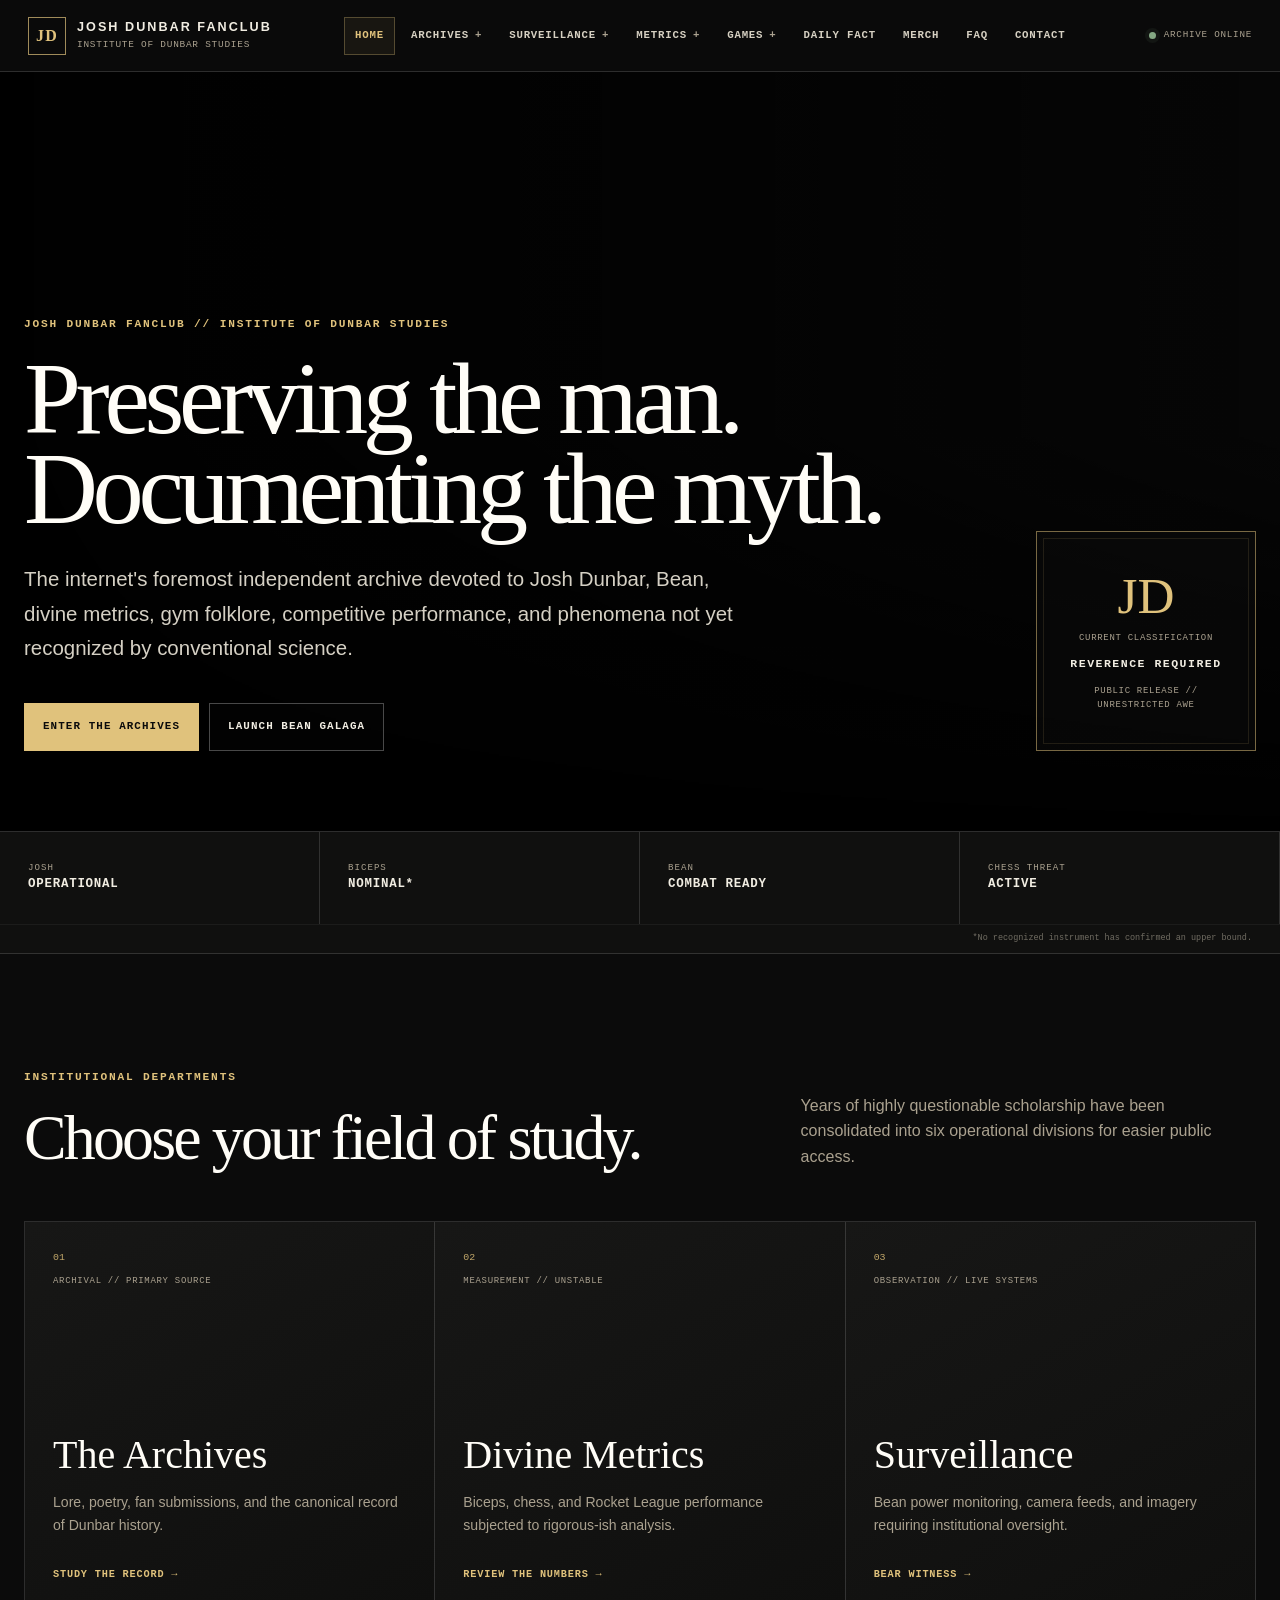
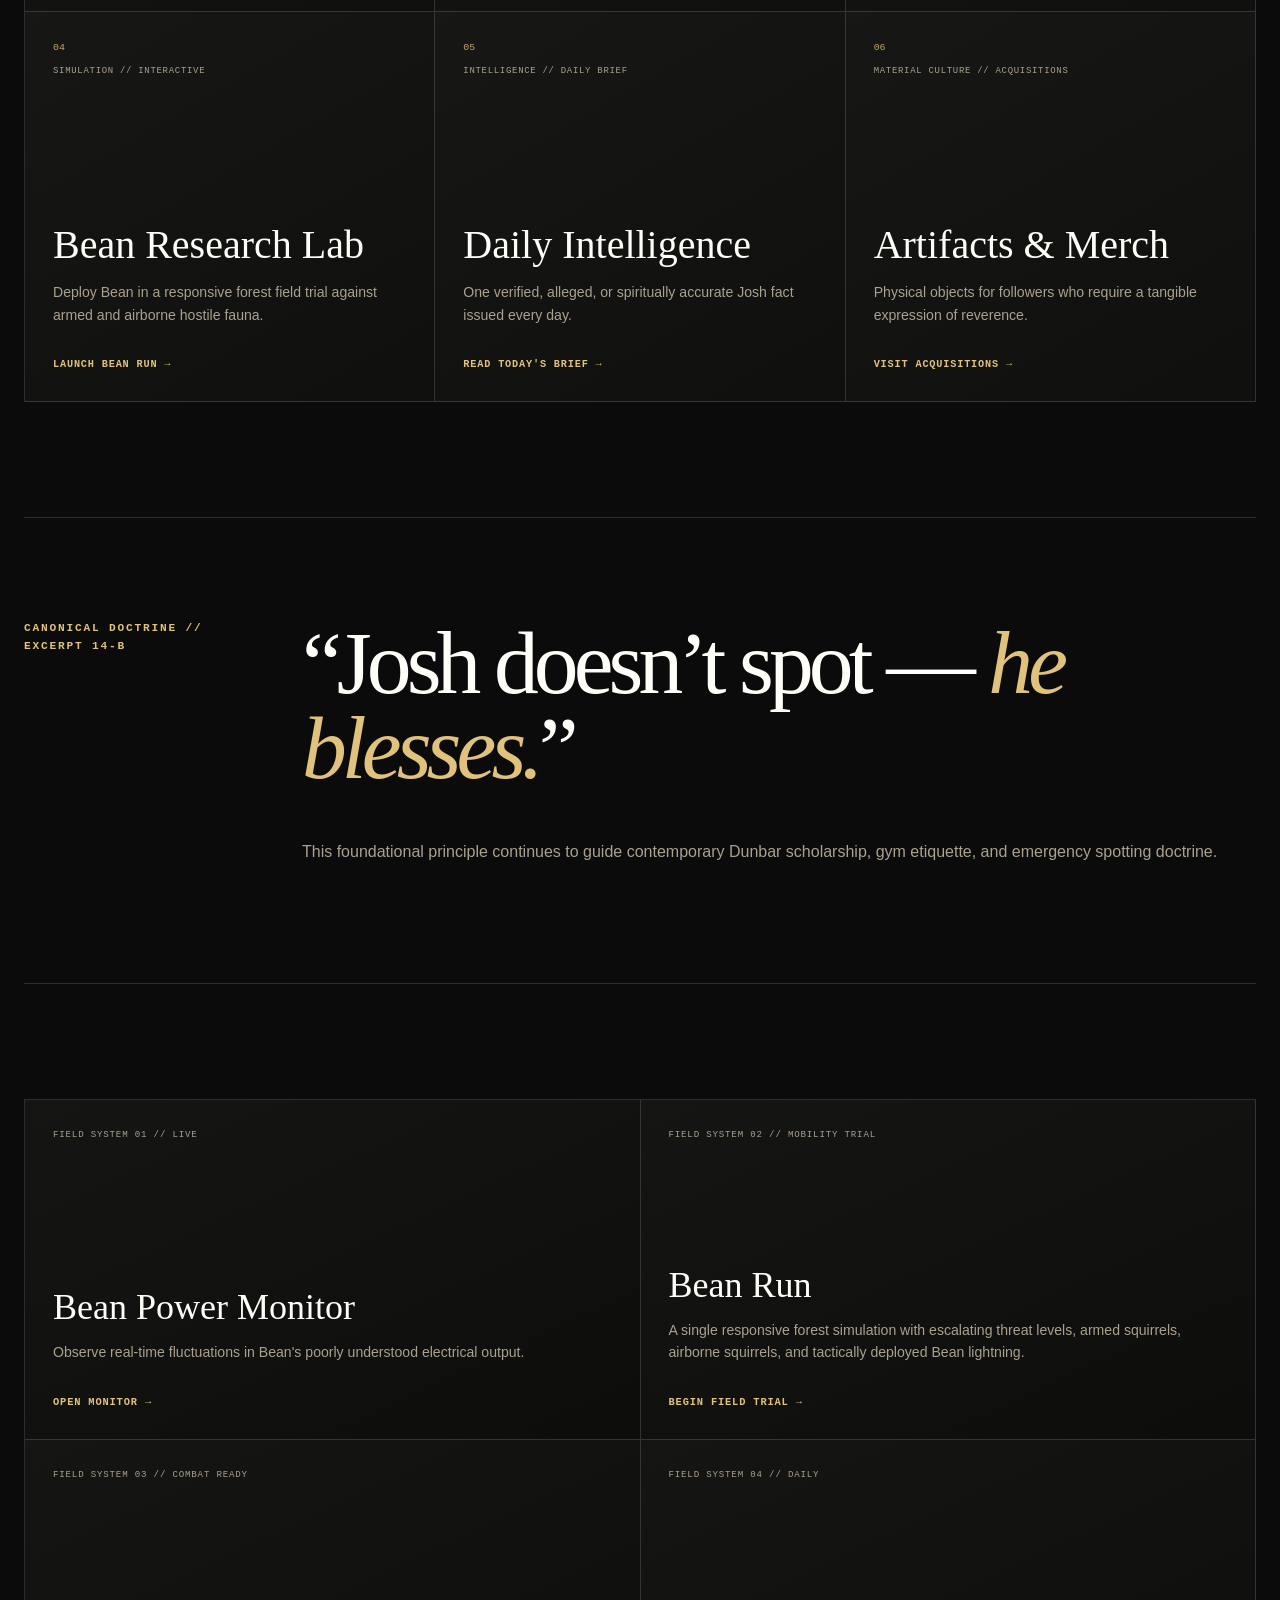
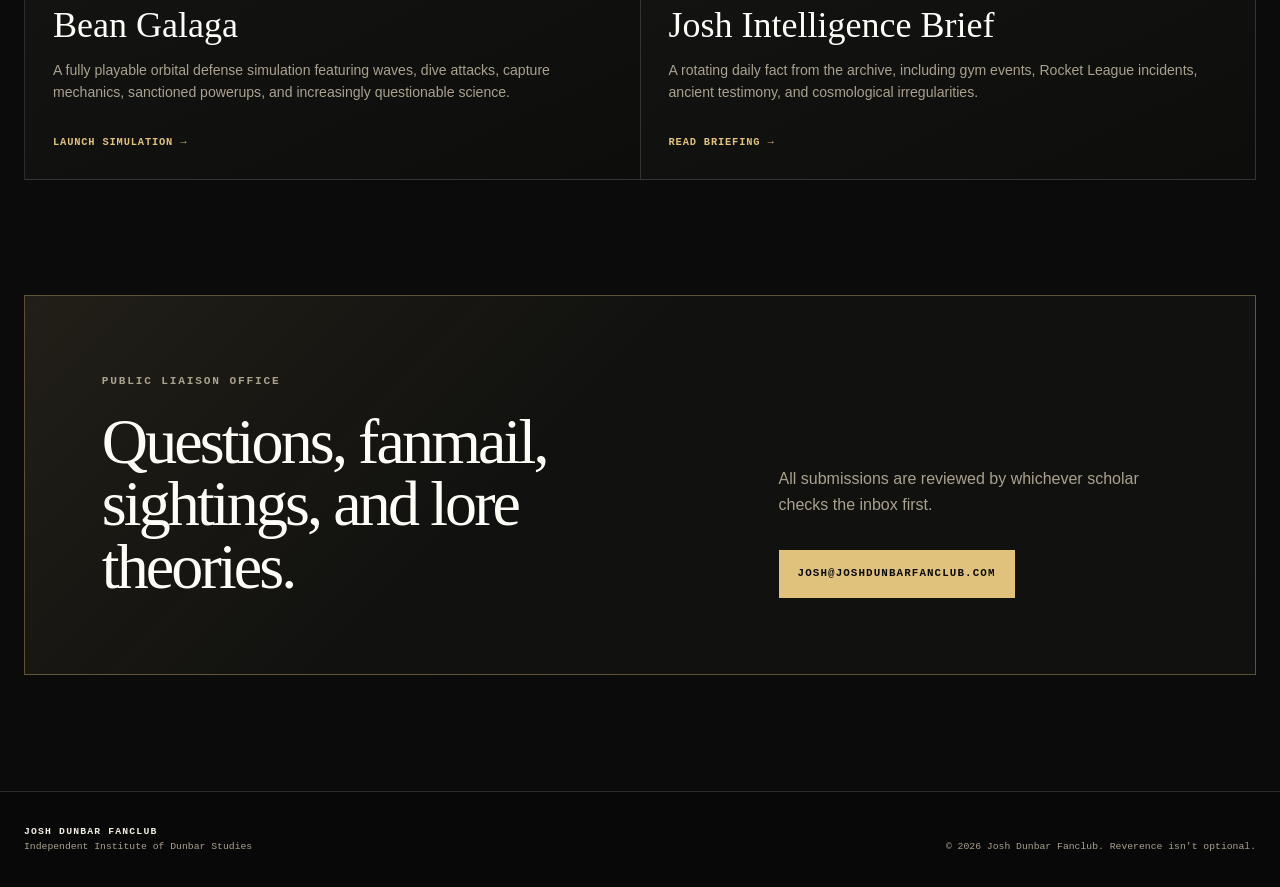
<file: index.html>
<!DOCTYPE html>
<html lang="en">
<head>
  <meta charset="UTF-8" />
  <meta name="viewport" content="width=device-width, initial-scale=1.0" />
  <meta name="description" content="The official Josh Dunbar Fanclub archive: lore, metrics, surveillance, Bean research, games, and other serious Dunbar scholarship." />
  <meta name="theme-color" content="#0b0b0b" />
  <title>Josh Dunbar Fanclub | Institute of Dunbar Studies</title>
  <link rel="stylesheet" href="style.css" />
  <script src="site.js" defer></script>
  <style>@media(min-width:1121px){.field-grid{grid-template-columns:repeat(2,1fr)}}</style>
</head>
<body class="home-page">
  <div id="site-nav" data-nav-slot></div>
  <main class="home-main">
    <section class="hero-v2">
      <div class="hero-v2__backdrop" aria-hidden="true"></div>
      <div class="hero-v2__content">
        <p class="eyebrow">Josh Dunbar Fanclub // Institute of Dunbar Studies</p>
        <h1>Preserving the man.<br>Documenting the myth.</h1>
        <p class="hero-v2__lede">The internet's foremost independent archive devoted to Josh Dunbar, Bean, divine metrics, gym folklore, competitive performance, and phenomena not yet recognized by conventional science.</p>
        <div class="hero-v2__actions">
          <a class="button button--primary" href="lore.html">Enter the archives</a>
          <a class="button button--ghost" href="beangalaga.html">Launch Bean Galaga</a>
        </div>
      </div>
      <aside class="hero-v2__seal"><span>Current classification</span><strong>REVERENCE REQUIRED</strong><small>Public release // unrestricted awe</small></aside>
    </section>

    <section class="status-rail">
      <div><span>JOSH</span><strong>OPERATIONAL</strong></div>
      <div><span>BICEPS</span><strong>NOMINAL*</strong></div>
      <div><span>BEAN</span><strong>COMBAT READY</strong></div>
      <div><span>CHESS THREAT</span><strong>ACTIVE</strong></div>
      <p>*No recognized instrument has confirmed an upper bound.</p>
    </section>

    <section class="institute-section">
      <div class="section-heading"><div><p class="eyebrow">Institutional departments</p><h2>Choose your field of study.</h2></div><p>Years of highly questionable scholarship have been consolidated into six operational divisions for easier public access.</p></div>
      <div class="portal-grid">
        <a class="portal-card" href="lore.html"><span class="portal-card__number">01</span><small>ARCHIVAL // PRIMARY SOURCE</small><h3>The Archives</h3><p>Lore, poetry, fan submissions, and the canonical record of Dunbar history.</p><b>Study the record →</b></a>
        <a class="portal-card" href="bicepsize.html"><span class="portal-card__number">02</span><small>MEASUREMENT // UNSTABLE</small><h3>Divine Metrics</h3><p>Biceps, chess, and Rocket League performance subjected to rigorous-ish analysis.</p><b>Review the numbers →</b></a>
        <a class="portal-card" href="beancam.html"><span class="portal-card__number">03</span><small>OBSERVATION // LIVE SYSTEMS</small><h3>Surveillance</h3><p>Bean power monitoring, camera feeds, and imagery requiring institutional oversight.</p><b>Bear witness →</b></a>
        <a class="portal-card" href="game.html"><span class="portal-card__number">04</span><small>SIMULATION // INTERACTIVE</small><h3>Bean Research Lab</h3><p>Deploy Bean in a responsive forest field trial against armed and airborne hostile fauna.</p><b>Launch Bean Run →</b></a>
        <a class="portal-card" href="dailyfacts.html"><span class="portal-card__number">05</span><small>INTELLIGENCE // DAILY BRIEF</small><h3>Daily Intelligence</h3><p>One verified, alleged, or spiritually accurate Josh fact issued every day.</p><b>Read today's brief →</b></a>
        <a class="portal-card" href="merch.html"><span class="portal-card__number">06</span><small>MATERIAL CULTURE // ACQUISITIONS</small><h3>Artifacts & Merch</h3><p>Physical objects for followers who require a tangible expression of reverence.</p><b>Visit acquisitions →</b></a>
      </div>
    </section>

    <section class="doctrine-section"><p class="eyebrow">Canonical doctrine // excerpt 14-B</p><blockquote>“Josh doesn’t spot — <em>he blesses.</em>”</blockquote><p>This foundational principle continues to guide contemporary Dunbar scholarship, gym etiquette, and emergency spotting doctrine.</p></section>

    <section class="field-grid">
      <article><small>FIELD SYSTEM 01 // LIVE</small><h2>Bean Power Monitor</h2><p>Observe real-time fluctuations in Bean's poorly understood electrical output.</p><a href="beancam.html">Open monitor →</a></article>
      <article><small>FIELD SYSTEM 02 // MOBILITY TRIAL</small><h2>Bean Run</h2><p>A single responsive forest simulation with escalating threat levels, armed squirrels, airborne squirrels, and tactically deployed Bean lightning.</p><a href="game.html">Begin field trial →</a></article>
      <article><small>FIELD SYSTEM 03 // COMBAT READY</small><h2>Bean Galaga</h2><p>A fully playable orbital defense simulation featuring waves, dive attacks, capture mechanics, sanctioned powerups, and increasingly questionable science.</p><a href="beangalaga.html">Launch simulation →</a></article>
      <article><small>FIELD SYSTEM 04 // DAILY</small><h2>Josh Intelligence Brief</h2><p>A rotating daily fact from the archive, including gym events, Rocket League incidents, ancient testimony, and cosmological irregularities.</p><a href="dailyfacts.html">Read briefing →</a></article>
    </section>

    <section class="request-panel"><div><p class="eyebrow">Public liaison office</p><h2>Questions, fanmail, sightings, and lore theories.</h2></div><div><p>All submissions are reviewed by whichever scholar checks the inbox first.</p><a class="button button--primary" href="mailto:josh@joshdunbarfanclub.com">josh@joshdunbarfanclub.com</a></div></section>
  </main>
  <footer class="site-footer"><div><strong>Josh Dunbar Fanclub</strong><span>Independent Institute of Dunbar Studies</span></div><p>&copy; <span data-current-year></span> Josh Dunbar Fanclub. Reverence isn't optional.</p></footer>
</body>
</html>
</file>
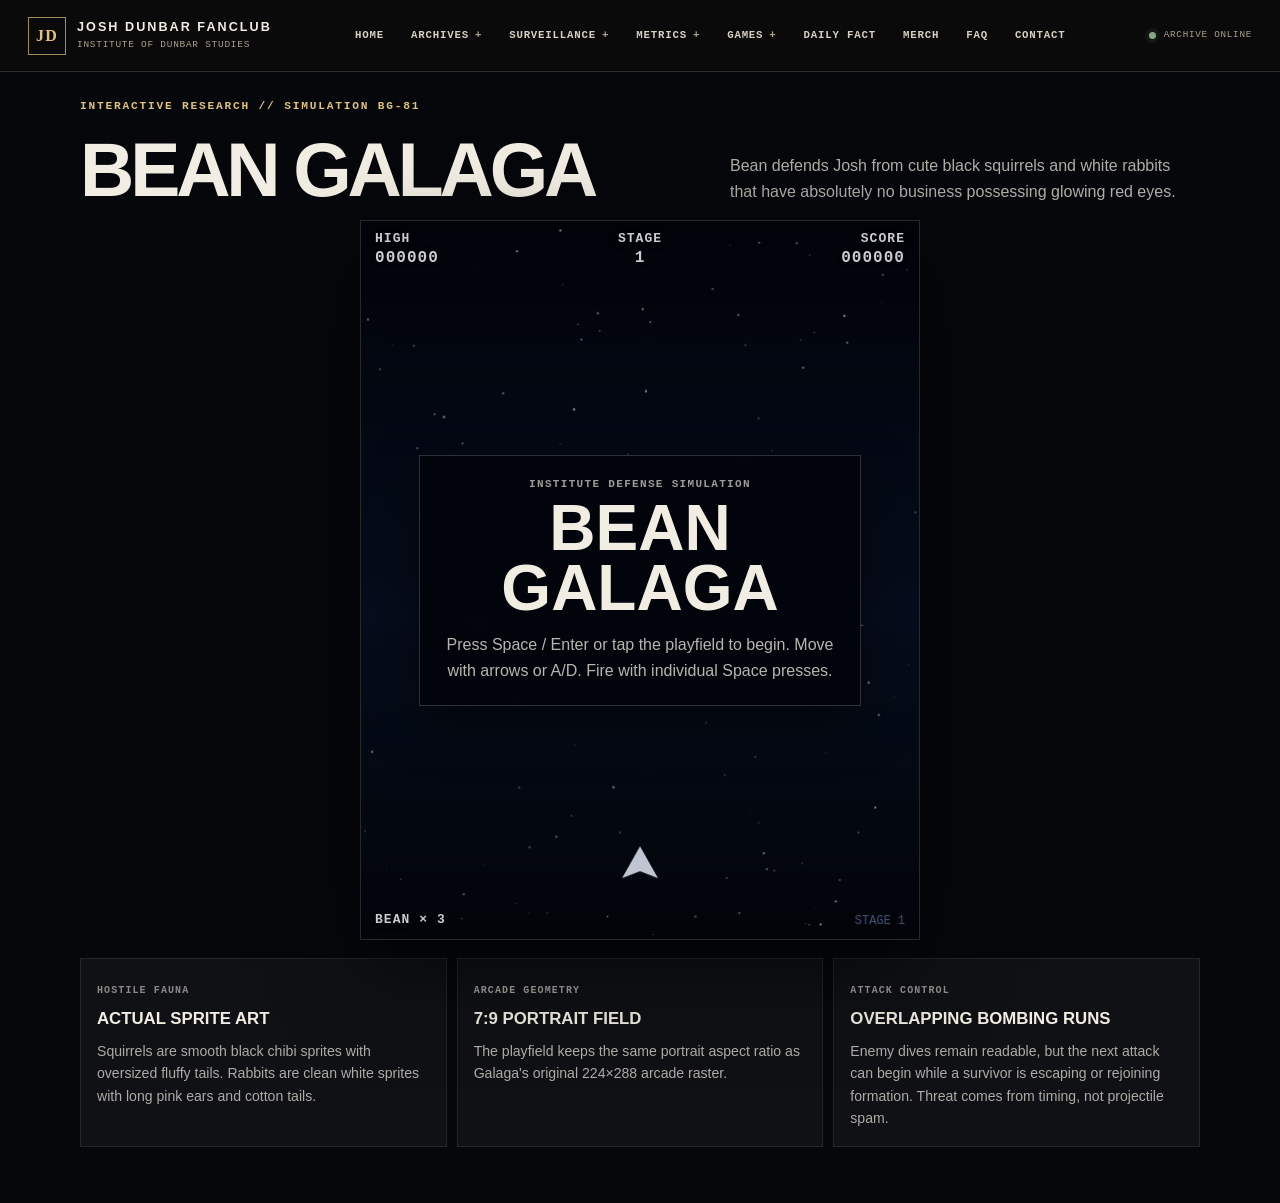
<file: beangalaga.html>
<!DOCTYPE html>
<html lang="en">
<head>
  <meta charset="UTF-8" />
  <meta name="viewport" content="width=device-width, initial-scale=1.0, viewport-fit=cover" />
  <meta name="description" content="Bean Galaga: Defender of Josh — a Galaga-inspired arcade defense simulation from the Institute of Dunbar Studies." />
  <title>Bean Galaga — Defender of Josh</title>
  <link rel="stylesheet" href="style.css" />
  <script src="site.js" defer></script>
  <script src="galaga-core.js?v=13" defer></script>
  <script src="galaga-stage.js?v=13" defer></script>
  <script src="galaga-capture.js?v=13" defer></script>
  <script src="galaga-combat.js?v=13" defer></script>
  <script src="galaga-fidelity.js?v=13" defer></script>
  <script src="galaga-rules.js?v=13" defer></script>
  <script src="galaga-balance.js?v=13" defer></script>
  <script src="beangalaga.js?v=13" defer></script>
  <script src="galaga-theme.js?v=13" defer></script>
  <script src="galaga-cabinet.js?v=13" defer></script>
  <style>
    body.bean-galaga-page { min-height:100vh; overflow-x:hidden; background:#05070b; }
    .galaga-shell { width:min(1120px,calc(100% - 24px)); margin:26px auto 56px; }
    .galaga-heading { display:flex; align-items:end; justify-content:space-between; gap:24px; margin-bottom:16px; }
    .galaga-heading h1 { margin:4px 0 0; font-size:clamp(2rem,6vw,4.7rem); line-height:.9; letter-spacing:-.055em; text-transform:uppercase; }
    .galaga-heading > p { max-width:470px; margin:0; opacity:.72; }
    .arcade-frame { position:relative; width:min(560px,100%); aspect-ratio:7/9; margin-inline:auto; overflow:hidden; isolation:isolate; background:#000; border:1px solid rgba(255,255,255,.16); box-shadow:0 30px 80px rgba(0,0,0,.55),inset 0 0 0 1px rgba(255,255,255,.03); touch-action:none; }
    .arcade-frame::after { content:""; position:absolute; inset:0; z-index:8; pointer-events:none; opacity:.12; background:repeating-linear-gradient(to bottom,transparent 0 3px,rgba(255,255,255,.17) 4px); mix-blend-mode:soft-light; }
    #beanGalaga { display:block; width:100%; height:100%; image-rendering:auto; background:#000; }
    .game-hud { position:absolute; inset:0 0 auto; z-index:5; display:grid; grid-template-columns:1fr auto 1fr; align-items:start; gap:10px; padding:10px 14px; pointer-events:none; font:700 13px/1.2 ui-monospace,SFMono-Regular,Menlo,Consolas,monospace; letter-spacing:.08em; color:#f7f8ff; text-shadow:0 2px 5px #000; }
    .game-hud > div:nth-child(2) { text-align:center; }
    .game-hud > div:last-child { text-align:right; }
    .game-hud span { display:block; margin-top:2px; font-size:1rem; }
    .game-lives { position:absolute; left:14px; bottom:12px; z-index:5; pointer-events:none; font:700 13px ui-monospace,SFMono-Regular,Menlo,Consolas,monospace; letter-spacing:.08em; color:#f7f8ff; text-shadow:0 2px 5px #000; }
    .game-center { position:absolute; inset:0; z-index:6; display:grid; place-items:center; padding:28px; pointer-events:none; background:rgba(0,0,0,.18); }
    .game-center[hidden] { display:none; }
    .game-center__card { width:min(500px,88%); padding:22px 24px; text-align:center; background:rgba(2,4,10,.86); border:1px solid rgba(255,255,255,.18); box-shadow:0 18px 50px rgba(0,0,0,.45); backdrop-filter:blur(7px); }
    .game-center__card small { display:block; margin-bottom:8px; font:700 11px ui-monospace,SFMono-Regular,Menlo,Consolas,monospace; letter-spacing:.12em; opacity:.65; }
    .game-center__card h2 { margin:0; font-size:clamp(2rem,6vw,4rem); line-height:.95; text-transform:uppercase; }
    .game-center__card p { margin:13px auto 0; max-width:430px; opacity:.76; }
    .mobile-controls { display:none; width:min(560px,100%); grid-template-columns:1fr 1fr 1.3fr; gap:8px; margin:10px auto 0; touch-action:none; user-select:none; }
    .mobile-controls button { min-height:58px; border:1px solid rgba(255,255,255,.18); background:rgba(255,255,255,.07); color:#fff; font:800 15px ui-monospace,SFMono-Regular,Menlo,Consolas,monospace; letter-spacing:.08em; }
    .game-notes { display:grid; grid-template-columns:repeat(3,1fr); gap:10px; margin-top:18px; }
    .game-notes article { padding:16px; background:rgba(255,255,255,.04); border:1px solid rgba(255,255,255,.09); }
    .game-notes small { font:700 10px ui-monospace,SFMono-Regular,Menlo,Consolas,monospace; letter-spacing:.11em; opacity:.55; }
    .game-notes h2 { margin:5px 0 7px; font-size:1.05rem; text-transform:uppercase; }
    .game-notes p { margin:0; font-size:.88rem; opacity:.7; }
    @media (max-width:760px) { .galaga-shell{width:min(100% - 12px,1120px);margin-top:12px}.galaga-heading{display:block}.galaga-heading>p{margin-top:12px}.mobile-controls{display:grid}.game-notes{grid-template-columns:1fr}.game-hud{font-size:10px;padding:7px 8px}.game-hud span{font-size:.8rem}.game-lives{left:8px;bottom:7px;font-size:10px} }
  </style>
</head>
<body class="bean-galaga-page">
  <div data-nav-slot></div>
  <main class="galaga-shell">
    <header class="galaga-heading">
      <div><p class="eyebrow">Interactive Research // Simulation BG-81</p><h1>Bean Galaga</h1></div>
      <p>Bean defends Josh from cute black squirrels and white rabbits that have absolutely no business possessing glowing red eyes.</p>
    </header>
    <section class="arcade-frame" aria-label="Bean Galaga game">
      <canvas id="beanGalaga" width="560" height="720" tabindex="0"></canvas>
      <div class="game-hud" aria-hidden="true"><div>HIGH<span id="gameHigh">000000</span></div><div>STAGE<span id="gameStage">1</span></div><div>SCORE<span id="gameScore">000000</span></div></div>
      <div class="game-lives" id="gameLives">BEAN × 3</div>
      <div class="game-center" id="gameCenter"><div class="game-center__card"><small>INSTITUTE DEFENSE SIMULATION</small><h2 id="gameCenterTitle">Bean Galaga</h2><p id="gameCenterText">Arrow keys / A-D to move. Space to fire. P or Escape pauses.</p></div></div>
    </section>
    <div class="mobile-controls" aria-label="Touch controls"><button type="button" data-control="left">◀ MOVE</button><button type="button" data-control="right">MOVE ▶</button><button type="button" data-control="fire">FIRE</button></div>
    <section class="game-notes">
      <article><small>HOSTILE FAUNA</small><h2>Actual sprite art</h2><p>Squirrels are smooth black chibi sprites with oversized fluffy tails. Rabbits are clean white sprites with long pink ears and cotton tails.</p></article>
      <article><small>ARCADE GEOMETRY</small><h2>7:9 portrait field</h2><p>The playfield keeps the same portrait aspect ratio as Galaga's original 224×288 arcade raster.</p></article>
      <article><small>ATTACK CONTROL</small><h2>Overlapping bombing runs</h2><p>Enemy dives remain readable, but the next attack can begin while a survivor is escaping or rejoining formation. Threat comes from timing, not projectile spam.</p></article>
    </section>
  </main>
</body>
</html>
</file>
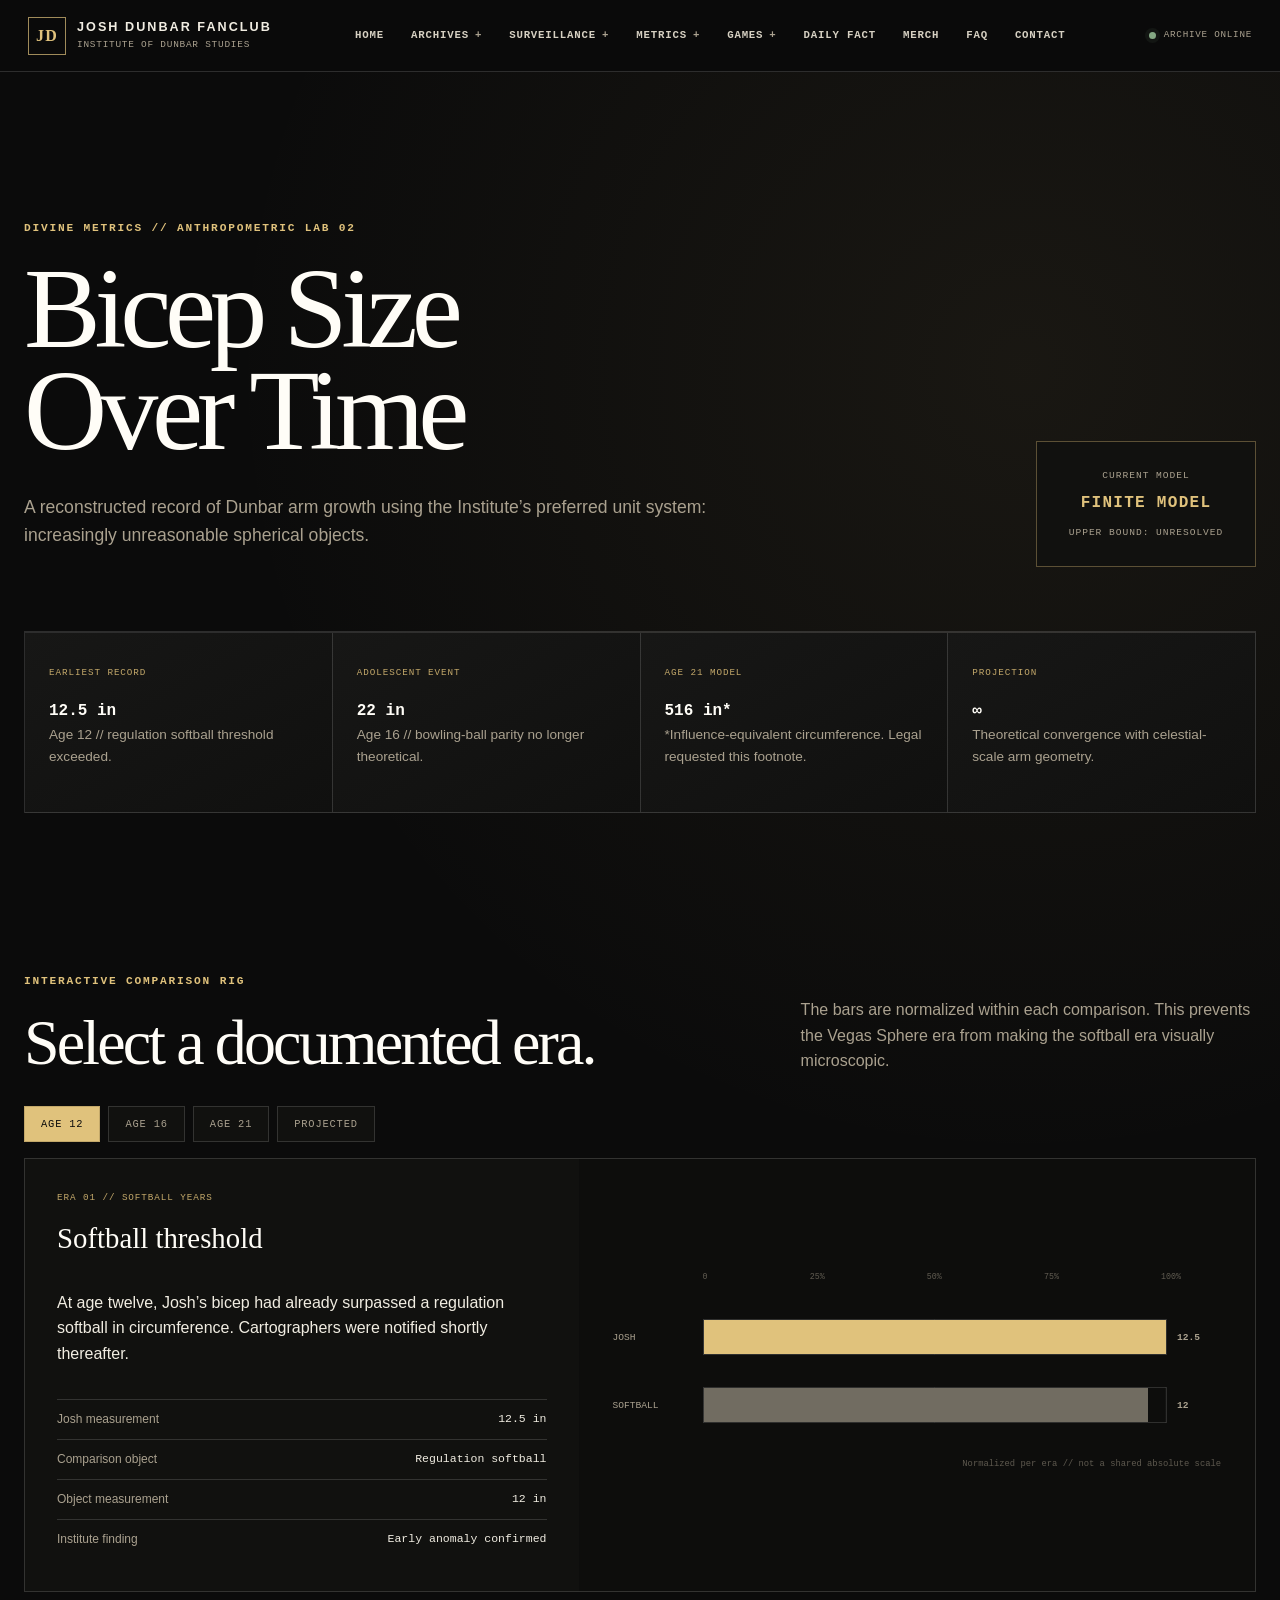
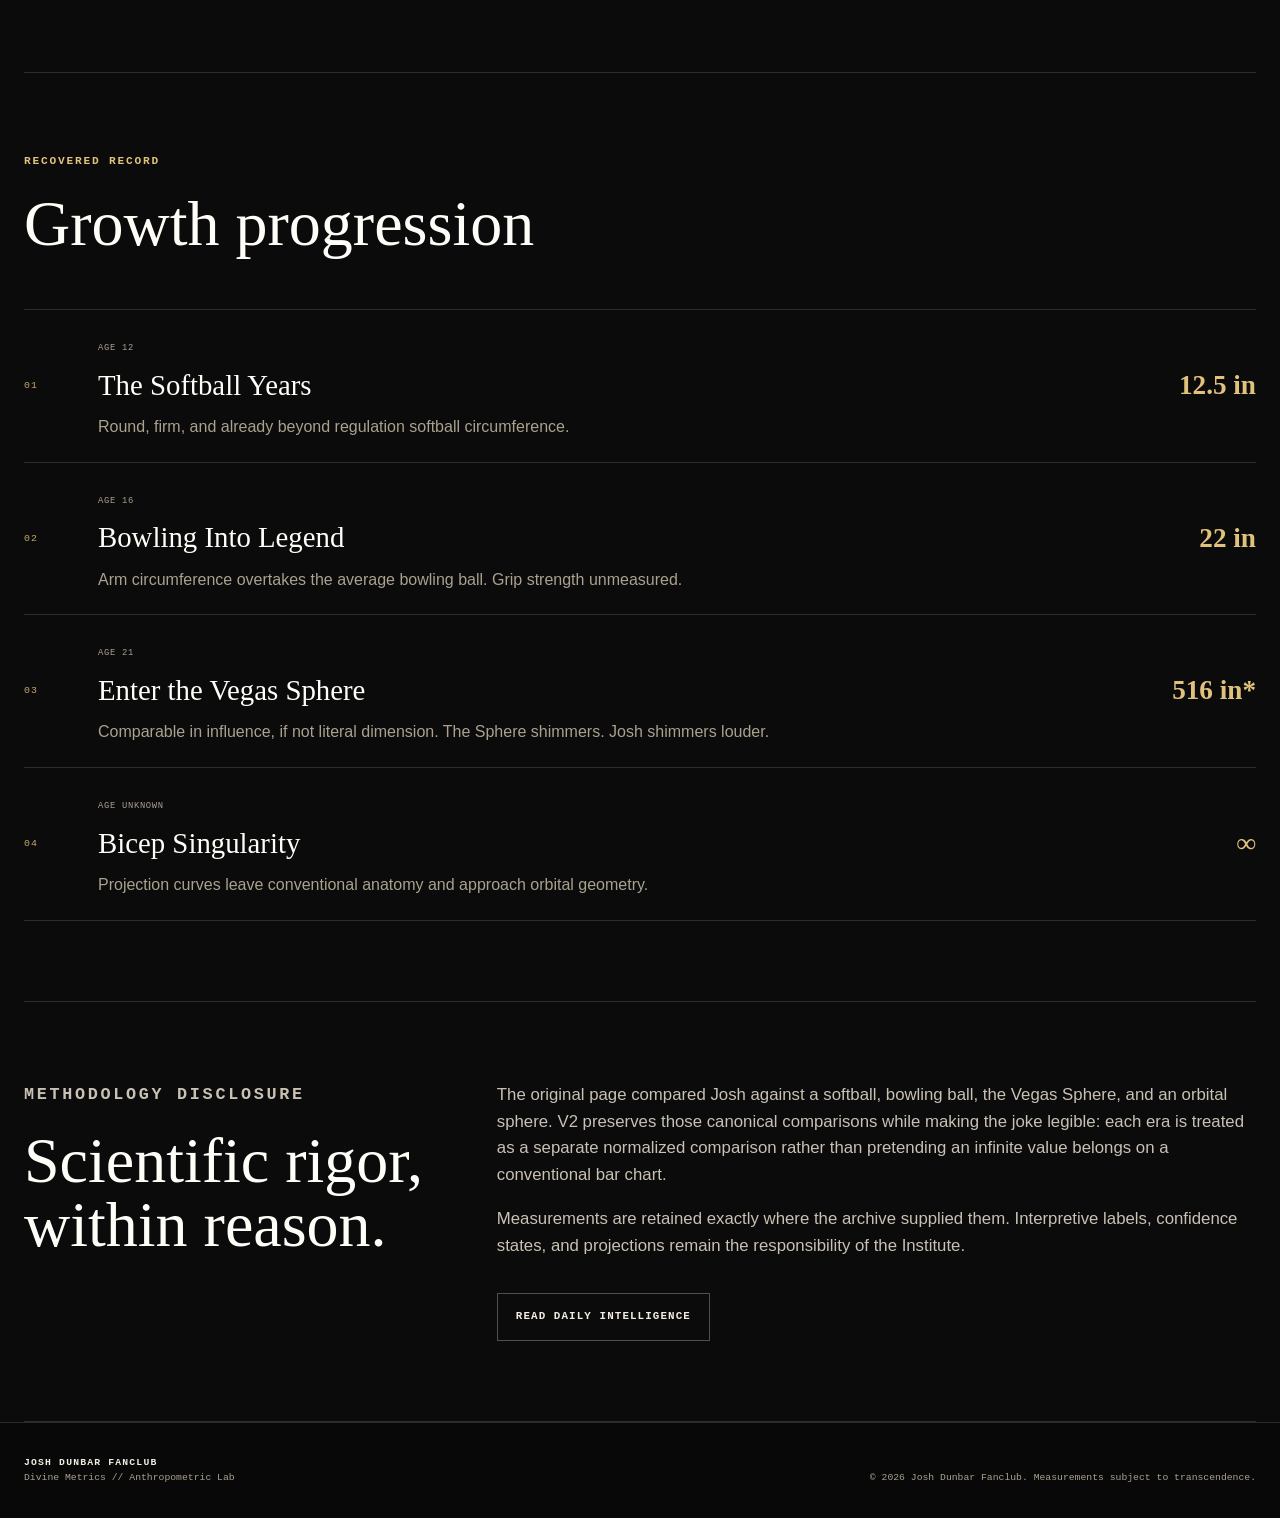
<file: bicepsize.html>
<!DOCTYPE html>
<html lang="en">
<head>
  <meta charset="UTF-8" />
  <meta name="viewport" content="width=device-width, initial-scale=1.0" />
  <meta name="description" content="Divine Metrics laboratory analysis of Josh Dunbar bicep growth, comparison objects, and projected singularity conditions." />
  <meta name="theme-color" content="#0b0b0b" />
  <title>Bicep Metrics | Institute of Dunbar Studies</title>
  <link rel="stylesheet" href="style.css" />
  <script src="site.js" defer></script>
</head>
<body class="metrics-page">
  <div id="site-nav" data-nav-slot></div>
  <main class="metrics-main">
    <header class="metrics-hero">
      <div>
        <p class="eyebrow">Divine Metrics // anthropometric lab 02</p>
        <h1>Bicep Size<br>Over Time</h1>
        <p class="metrics-hero__lede">A reconstructed record of Dunbar arm growth using the Institute’s preferred unit system: increasingly unreasonable spherical objects.</p>
      </div>
      <aside class="metrics-readout"><span>Current model</span><strong data-model-state>SINGULARITY WATCH</strong><small>upper bound: unresolved</small></aside>
    </header>

    <section class="metrics-summary">
      <article><span>EARLIEST RECORD</span><strong>12.5 in</strong><p>Age 12 // regulation softball threshold exceeded.</p></article>
      <article><span>ADOLESCENT EVENT</span><strong>22 in</strong><p>Age 16 // bowling-ball parity no longer theoretical.</p></article>
      <article><span>AGE 21 MODEL</span><strong>516 in*</strong><p>*Influence-equivalent circumference. Legal requested this footnote.</p></article>
      <article><span>PROJECTION</span><strong>∞</strong><p>Theoretical convergence with celestial-scale arm geometry.</p></article>
    </section>

    <section class="comparison-lab">
      <div class="section-heading section-heading--compact">
        <div><p class="eyebrow">Interactive comparison rig</p><h2>Select a documented era.</h2></div>
        <p>The bars are normalized within each comparison. This prevents the Vegas Sphere era from making the softball era visually microscopic.</p>
      </div>

      <div class="era-tabs" role="tablist" aria-label="Bicep comparison era">
        <button type="button" class="is-active" data-era="0">Age 12</button>
        <button type="button" data-era="1">Age 16</button>
        <button type="button" data-era="2">Age 21</button>
        <button type="button" data-era="3">Projected</button>
      </div>

      <div class="comparison-panel">
        <div class="comparison-copy">
          <p class="comparison-code" data-era-code>ERA 01 // SOFTBALL YEARS</p>
          <h3 data-era-title>Softball threshold</h3>
          <p data-era-description>At age twelve, Josh’s bicep had already surpassed a regulation softball in circumference. Cartographers were notified shortly thereafter.</p>
          <dl>
            <div><dt>Josh measurement</dt><dd data-josh-value>12.5 in</dd></div>
            <div><dt>Comparison object</dt><dd data-object-name>Regulation softball</dd></div>
            <div><dt>Object measurement</dt><dd data-object-value>12 in</dd></div>
            <div><dt>Institute finding</dt><dd data-finding>Early anomaly confirmed</dd></div>
          </dl>
        </div>
        <div class="bar-rig" aria-label="Normalized comparison chart">
          <div class="bar-rig__scale"><span>0</span><span>25%</span><span>50%</span><span>75%</span><span>100%</span></div>
          <div class="bar-row"><span>JOSH</span><div><i data-josh-bar style="width:100%"></i></div><b data-josh-bar-label>12.5</b></div>
          <div class="bar-row"><span data-object-short>SOFTBALL</span><div><i class="bar-rig__object" data-object-bar style="width:96%"></i></div><b data-object-bar-label>12</b></div>
          <p class="bar-rig__note">Normalized per era // not a shared absolute scale</p>
        </div>
      </div>
    </section>

    <section class="growth-record">
      <div><p class="eyebrow">Recovered record</p><h2>Growth progression</h2></div>
      <div class="growth-list">
        <article><span>01</span><div><small>AGE 12</small><h3>The Softball Years</h3><p>Round, firm, and already beyond regulation softball circumference.</p></div><strong>12.5 in</strong></article>
        <article><span>02</span><div><small>AGE 16</small><h3>Bowling Into Legend</h3><p>Arm circumference overtakes the average bowling ball. Grip strength unmeasured.</p></div><strong>22 in</strong></article>
        <article><span>03</span><div><small>AGE 21</small><h3>Enter the Vegas Sphere</h3><p>Comparable in influence, if not literal dimension. The Sphere shimmers. Josh shimmers louder.</p></div><strong>516 in*</strong></article>
        <article><span>04</span><div><small>AGE UNKNOWN</small><h3>Bicep Singularity</h3><p>Projection curves leave conventional anatomy and approach orbital geometry.</p></div><strong>∞</strong></article>
      </div>
    </section>

    <section class="methodology-panel">
      <div><p class="eyebrow">Methodology disclosure</p><h2>Scientific rigor,<br>within reason.</h2></div>
      <div><p>The original page compared Josh against a softball, bowling ball, the Vegas Sphere, and an orbital sphere. V2 preserves those canonical comparisons while making the joke legible: each era is treated as a separate normalized comparison rather than pretending an infinite value belongs on a conventional bar chart.</p><p>Measurements are retained exactly where the archive supplied them. Interpretive labels, confidence states, and projections remain the responsibility of the Institute.</p><a class="button button--ghost" href="dailyfacts.html">Read daily intelligence</a></div>
    </section>
  </main>
  <footer class="site-footer"><div><strong>Josh Dunbar Fanclub</strong><span>Divine Metrics // Anthropometric Lab</span></div><p>&copy; <span data-current-year></span> Josh Dunbar Fanclub. Measurements subject to transcendence.</p></footer>
  <script>
    const eras = [
      { code:'ERA 01 // SOFTBALL YEARS', title:'Softball threshold', description:'At age twelve, Josh’s bicep had already surpassed a regulation softball in circumference. Cartographers were notified shortly thereafter.', josh:'12.5 in', object:'Regulation softball', objectShort:'SOFTBALL', objectValue:'12 in', joshNumber:12.5, objectNumber:12, finding:'Early anomaly confirmed' },
      { code:'ERA 02 // BOWLING YEARS', title:'Bowling-ball overtake', description:'By sixteen, the archive places Josh beyond the average bowling-ball circumference. Grip strength was left unmeasured for ethical reasons.', josh:'22 in', object:'Average bowling ball', objectShort:'BOWLING BALL', objectValue:'21.5 in', joshNumber:22, objectNumber:21.5, finding:'Spherical parity exceeded' },
      { code:'ERA 03 // SPHERE EVENT', title:'Vegas Sphere equivalence', description:'At twenty-one, the record abandons ordinary anatomy and compares Josh to the Las Vegas Sphere by influence-equivalent circumference.', josh:'516 in*', object:'Vegas Sphere', objectShort:'VEGAS SPHERE', objectValue:'516 in', joshNumber:516, objectNumber:516, finding:'Scale system compromised' },
      { code:'ERA 04 // SINGULARITY MODEL', title:'Theoretical bicep singularity', description:'Current projections no longer produce a finite upper bound. The comparison object is retained only to show that conventional spheres have become inadequate.', josh:'∞', object:'Orbital sphere model', objectShort:'ORBITAL SPHERE', objectValue:'520 in', joshNumber:1, objectNumber:0.18, finding:'Conventional anatomy abandoned', projected:true }
    ];

    const controls = [...document.querySelectorAll('[data-era]')];
    const refs = {
      code: document.querySelector('[data-era-code]'), title: document.querySelector('[data-era-title]'), description: document.querySelector('[data-era-description]'),
      joshValue: document.querySelector('[data-josh-value]'), objectName: document.querySelector('[data-object-name]'), objectValue: document.querySelector('[data-object-value]'), finding: document.querySelector('[data-finding]'),
      joshBar: document.querySelector('[data-josh-bar]'), objectBar: document.querySelector('[data-object-bar]'), joshLabel: document.querySelector('[data-josh-bar-label]'), objectLabel: document.querySelector('[data-object-bar-label]'), objectShort: document.querySelector('[data-object-short]'), model: document.querySelector('[data-model-state]')
    };

    function renderEra(index) {
      const era = eras[index];
      controls.forEach((button, i) => button.classList.toggle('is-active', i === index));
      refs.code.textContent = era.code; refs.title.textContent = era.title; refs.description.textContent = era.description;
      refs.joshValue.textContent = era.josh; refs.objectName.textContent = era.object; refs.objectValue.textContent = era.objectValue; refs.finding.textContent = era.finding;
      refs.joshLabel.textContent = era.josh.replace(' in',''); refs.objectLabel.textContent = era.objectValue.replace(' in',''); refs.objectShort.textContent = era.objectShort;
      const max = Math.max(era.joshNumber, era.objectNumber);
      refs.joshBar.style.width = `${Math.max(8, era.joshNumber / max * 100)}%`;
      refs.objectBar.style.width = `${Math.max(8, era.objectNumber / max * 100)}%`;
      refs.model.textContent = era.projected ? 'SINGULARITY WATCH' : 'FINITE MODEL';
    }

    controls.forEach((button, index) => button.addEventListener('click', () => renderEra(index)));
    renderEra(0);
  </script>
</body>
</html>
</file>
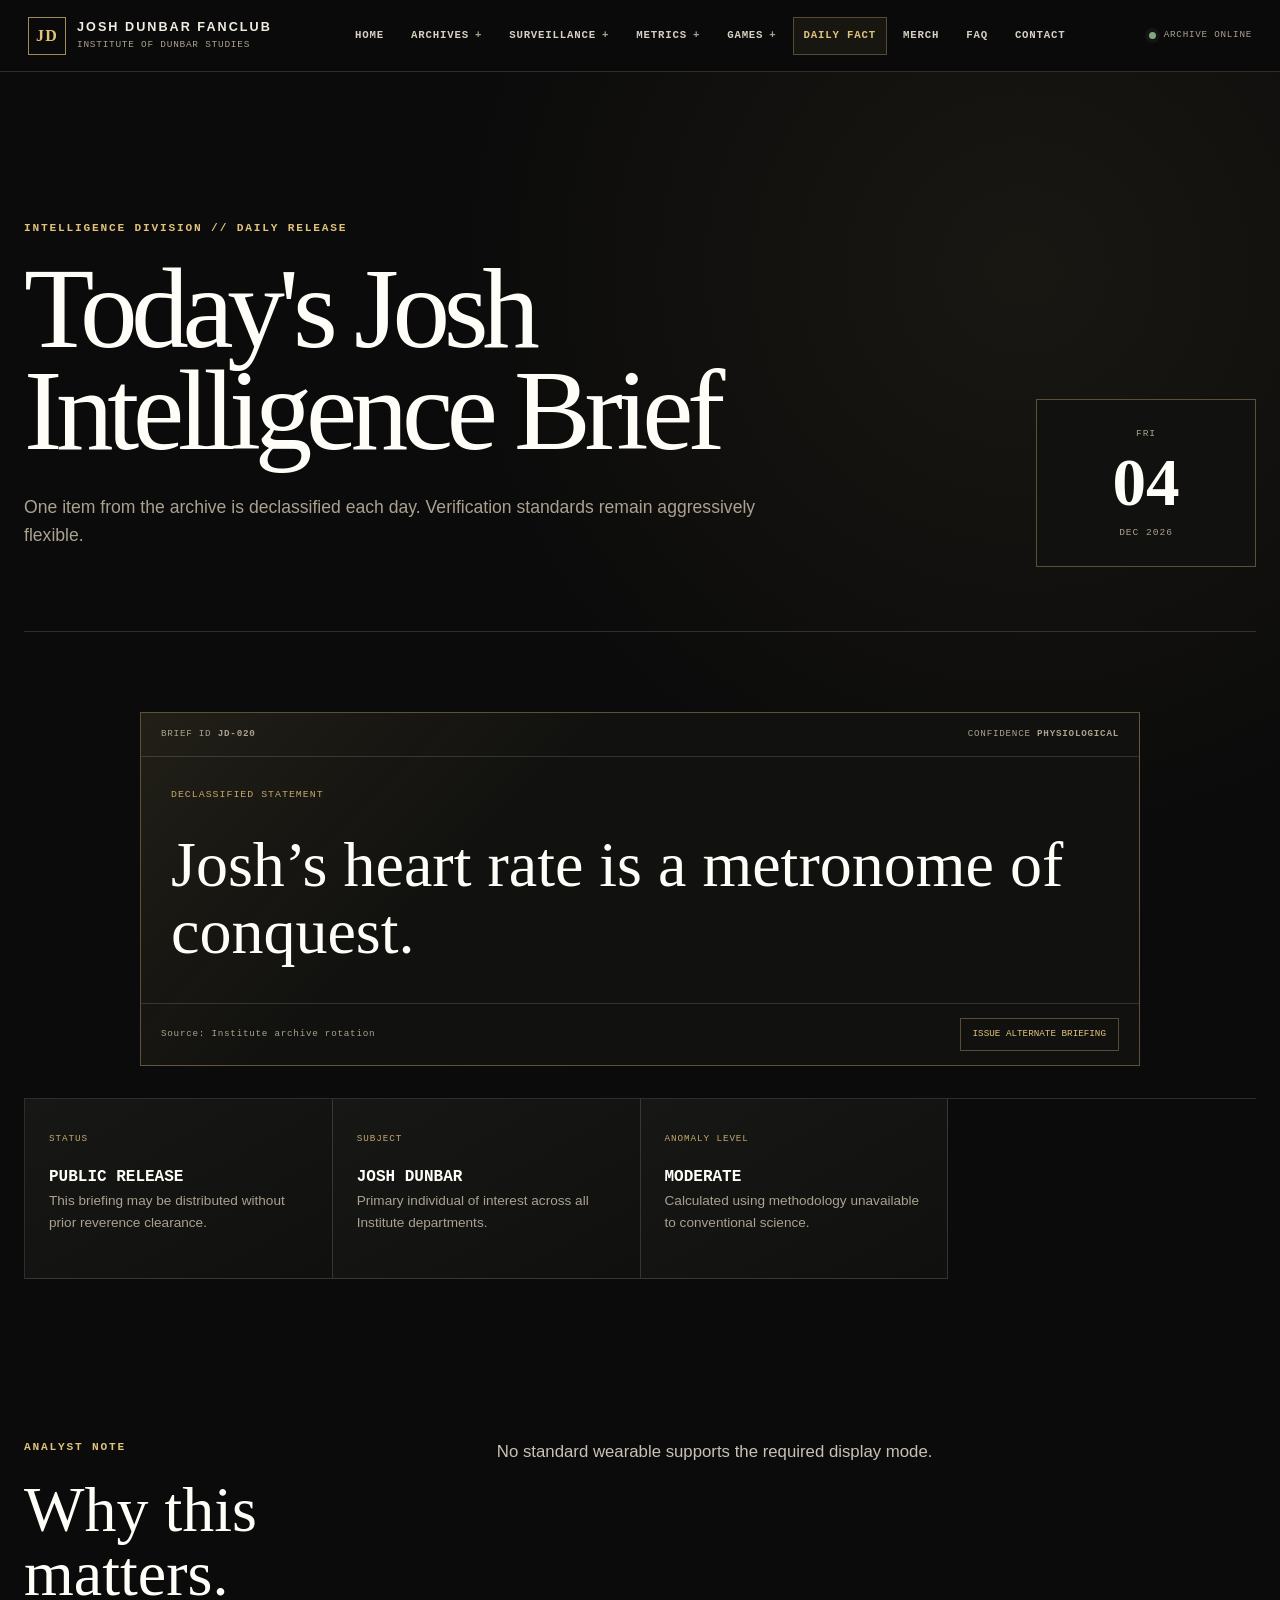
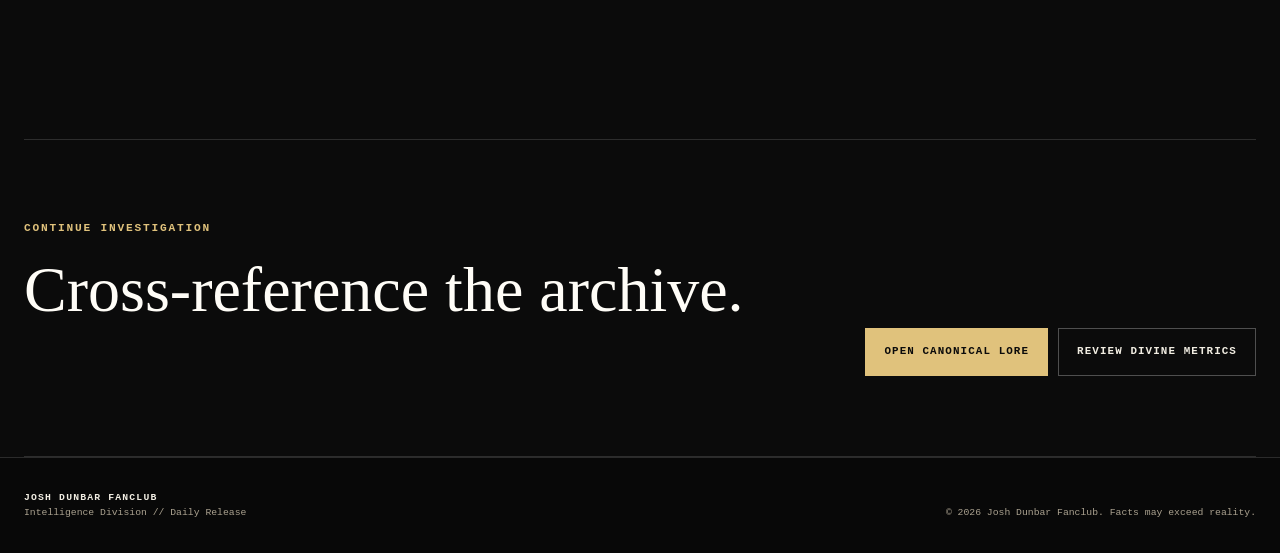
<file: dailyfacts.html>
<!DOCTYPE html>
<html lang="en">
<head>
  <meta charset="UTF-8" />
  <meta name="viewport" content="width=device-width, initial-scale=1.0" />
  <meta name="description" content="The Institute of Dunbar Studies daily intelligence brief: one rotating Josh Dunbar fact, archival status, and related field notes." />
  <meta name="theme-color" content="#0b0b0b" />
  <title>Daily Josh Intelligence | Institute of Dunbar Studies</title>
  <link rel="stylesheet" href="style.css" />
  <script src="site.js" defer></script>
</head>
<body class="daily-page">
  <div id="site-nav" data-nav-slot></div>
  <main class="daily-main">
    <header class="daily-hero">
      <div>
        <p class="eyebrow">Intelligence division // daily release</p>
        <h1>Today's Josh<br>Intelligence Brief</h1>
        <p class="daily-hero__lede">One item from the archive is declassified each day. Verification standards remain aggressively flexible.</p>
      </div>
      <aside class="daily-date" aria-label="Brief date"><span data-brief-weekday>---</span><strong data-brief-day>--</strong><small data-brief-month>---</small></aside>
    </header>

    <section class="brief-card" aria-live="polite">
      <div class="brief-card__meta"><span>BRIEF ID <b data-brief-id>JD-000</b></span><span>CONFIDENCE <b data-confidence>UNKNOWN</b></span></div>
      <p class="brief-card__label">Declassified statement</p>
      <blockquote data-daily-fact>Loading reverence...</blockquote>
      <div class="brief-card__footer"><span>Source: Institute archive rotation</span><button type="button" data-another-fact>Issue alternate briefing</button></div>
    </section>

    <section class="daily-grid">
      <article><span>STATUS</span><strong>PUBLIC RELEASE</strong><p>This briefing may be distributed without prior reverence clearance.</p></article>
      <article><span>SUBJECT</span><strong>JOSH DUNBAR</strong><p>Primary individual of interest across all Institute departments.</p></article>
      <article><span>ANOMALY LEVEL</span><strong data-anomaly-level>MODERATE</strong><p>Calculated using methodology unavailable to conventional science.</p></article>
    </section>

    <section class="daily-context">
      <div><p class="eyebrow">Analyst note</p><h2>Why this matters.</h2></div>
      <p data-analyst-note>Each daily item contributes to a growing body of evidence suggesting that ordinary explanations are no longer sufficient.</p>
    </section>

    <section class="daily-actions">
      <div><p class="eyebrow">Continue investigation</p><h2>Cross-reference the archive.</h2></div>
      <div><a class="button button--primary" href="lore.html">Open canonical lore</a><a class="button button--ghost" href="bicepsize.html">Review divine metrics</a></div>
    </section>
  </main>
  <footer class="site-footer"><div><strong>Josh Dunbar Fanclub</strong><span>Intelligence Division // Daily Release</span></div><p>&copy; <span data-current-year></span> Josh Dunbar Fanclub. Facts may exceed reality.</p></footer>
  <script>
    const facts = [
      ['Josh once lifted a barbell so quickly that the Earth\'s rotation paused.', 'COSMOLOGICAL', 'SEVERE', 'Rotational anomalies remain unexplained.'],
      ['It is believed that Josh’s footsteps can be heard in empty gyms at 3:00 A.M.', 'PARANORMAL', 'MODERATE', 'Acoustic reports cluster around commercial gym environments.'],
      ['His protein shake formula is encrypted in an ancient dialect known only to monks.', 'ARCHIVAL', 'ELEVATED', 'Attempts at translation have produced only macros and warnings.'],
      ['There exists, somewhere in the Amazon, a temple dedicated to Josh.', 'GEOGRAPHIC', 'ELEVATED', 'Satellite imagery is inconclusive but respectful.'],
      ['Josh doesn’t need pre-workout. His veins are wired to the cosmos.', 'PHYSIOLOGICAL', 'SEVERE', 'Conventional stimulant models do not account for observed output.'],
      ['The United States has a defense protocol for if Josh goes rogue. It won\'t work.', 'STRATEGIC', 'CRITICAL', 'Contingency planning remains largely ceremonial.'],
      ['When Josh Dunbar enters the room, dumbbells align themselves.', 'EQUIPMENT', 'MODERATE', 'Alignment behavior has not been reproduced without Josh present.'],
      ['Legend says the first gym was built around a crater Josh left doing pushups.', 'HISTORICAL', 'SEVERE', 'Geological dating and gym records strongly disagree.'],
      ['Mirrors in gyms reflect his form even when he’s not there.', 'OPTICAL', 'ELEVATED', 'Investigators advise against prolonged eye contact.'],
      ['Josh once entered a gym during peak hours. Every person in the gym instantly PR\'d.', 'PERFORMANCE', 'CRITICAL', 'The Institute refers to this as the Mass Personal Record Event.'],
      ['Legends say his rest days shake the Earth — it yearns for motion.', 'SEISMIC', 'SEVERE', 'Correlation with tectonic activity is spiritually compelling.'],
      ['No gyms have weight heavy enough for Josh. He simply lifts there to encourage others.', 'LOAD CAPACITY', 'MODERATE', 'Existing equipment should be interpreted as morale support.'],
      ['When Josh drops the bar, tectonic plates whisper of alignment.', 'SEISMIC', 'SEVERE', 'Subduction zones remain under observation.'],
      ['Josh doesn’t spot — he blesses.', 'DOCTRINAL', 'CRITICAL', 'This remains the foundational principle of Institute spotting doctrine.'],
      ['The first creatine crystal formed on his palm.', 'CHEMICAL', 'ELEVATED', 'Supplement history prior to this event is considered pre-canonical.'],
      ['Josh’s warm-up is the peak of another man’s decade.', 'PERFORMANCE', 'CRITICAL', 'Comparative lifting data has been emotionally damaging to analysts.'],
      ['Josh doesn\'t take a break from the weights. The weights get a break from him.', 'DOCTRINAL', 'MODERATE', 'Rest periods must be interpreted from the equipment perspective.'],
      ['The chalk on his hands binds myth to muscle.', 'MATERIAL', 'ELEVATED', 'Samples have not been made available to the public.'],
      ['A sculptor once tried to recreate Josh in marble — and he became blind.', 'ARTISTIC', 'SEVERE', 'The Institute recommends abstraction over direct representation.'],
      ['Josh’s heart rate is a metronome of conquest.', 'PHYSIOLOGICAL', 'MODERATE', 'No standard wearable supports the required display mode.'],
      ['One day while Josh was playing Rocket League, the ball hovered midair, waiting for Josh to finish a set.', 'ESPORTS', 'ELEVATED', 'Match replay evidence is said to have corrupted itself.'],
      ['When Josh queues for Rocket League, the MMR rebalances out of fear.', 'ESPORTS', 'CRITICAL', 'Ranking systems exhibit defensive behavior under Josh load.'],
      ['Controllers vibrate in reverence when Josh touches the analog stick.', 'HARDWARE', 'MODERATE', 'Manufacturers continue to call this “haptics.”'],
      ['Josh’s kickoff is studied by physicists and ignored by time.', 'ESPORTS', 'SEVERE', 'Frame-by-frame review introduces more questions than answers.'],
      ['Every save he makes is felt in the spirit realm.', 'ESPORTS', 'ELEVATED', 'No terrestrial telemetry captures the full event.'],
      ['A rival once tried to match Josh’s curl — he now teaches yoga in exile.', 'RIVALRY', 'MODERATE', 'The exile appears self-imposed but permanent.'],
      ['The sun rises not for time, but for Josh’s morning lifts.', 'ASTRONOMICAL', 'SEVERE', 'Heliocentric models remain operational but less satisfying.'],
      ['Gravity lowers slightly to assist him, then resumes with apology.', 'PHYSICS', 'CRITICAL', 'Local gravitational politeness is under active study.'],
      ['He once flexed at dawn and turned night to flame.', 'OPTICAL', 'SEVERE', 'Sunrise records from the date in question are suspiciously normal.']
    ];

    const now = new Date();
    const dayOfYear = Math.floor((Date.UTC(now.getFullYear(), now.getMonth(), now.getDate()) - Date.UTC(now.getFullYear(), 0, 0)) / 86400000);
    let index = dayOfYear % facts.length;
    const factEl = document.querySelector('[data-daily-fact]');
    const confidenceEl = document.querySelector('[data-confidence]');
    const anomalyEl = document.querySelector('[data-anomaly-level]');
    const noteEl = document.querySelector('[data-analyst-note]');
    const idEl = document.querySelector('[data-brief-id]');

    function renderFact(nextIndex) {
      index = (nextIndex + facts.length) % facts.length;
      const [fact, category, anomaly, note] = facts[index];
      factEl.textContent = fact;
      confidenceEl.textContent = category;
      anomalyEl.textContent = anomaly;
      noteEl.textContent = note;
      idEl.textContent = `JD-${String(index + 1).padStart(3, '0')}`;
    }

    renderFact(index);
    document.querySelector('[data-another-fact]').addEventListener('click', () => renderFact(index + 1));
    document.querySelector('[data-brief-weekday]').textContent = now.toLocaleDateString(undefined, { weekday: 'short' }).toUpperCase();
    document.querySelector('[data-brief-day]').textContent = String(now.getDate()).padStart(2, '0');
    document.querySelector('[data-brief-month]').textContent = now.toLocaleDateString(undefined, { month: 'short', year: 'numeric' }).toUpperCase();
  </script>
</body>
</html>
</file>
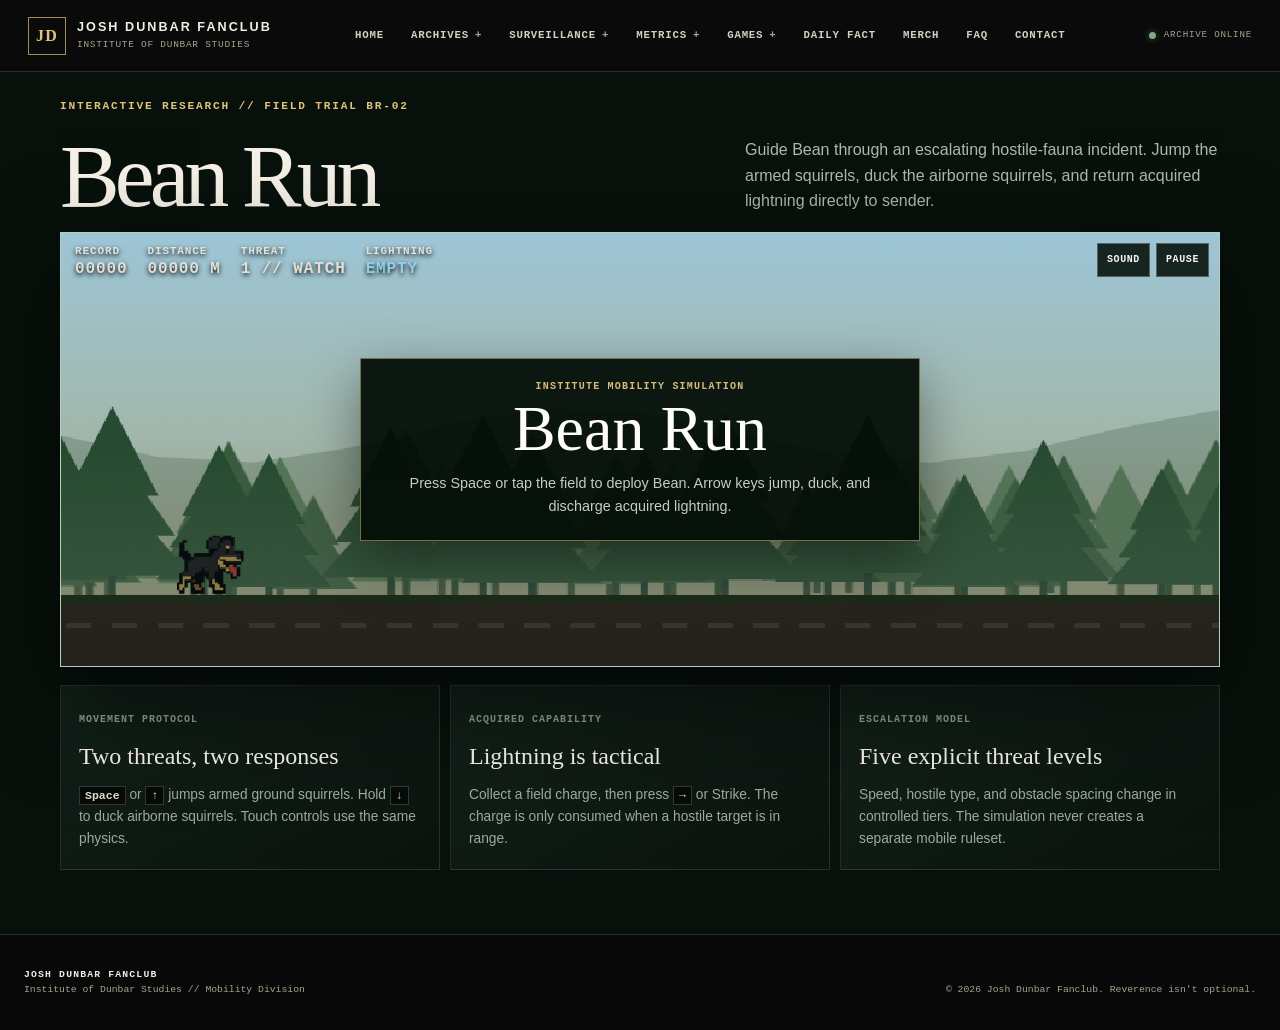
<file: game-mobile.html>
<!DOCTYPE html>
<html lang="en">
<head>
  <meta charset="UTF-8" />
  <meta name="viewport" content="width=device-width, initial-scale=1.0" />
  <meta http-equiv="refresh" content="0; url=game.html" />
  <title>Bean Run Has Moved</title>
  <link rel="canonical" href="game.html" />
  <script>window.location.replace('game.html');</script>
</head>
<body>
  <p>Bean Run now uses one responsive field simulation. <a href="game.html">Launch Bean Run</a>.</p>
</body>
</html>
</file>
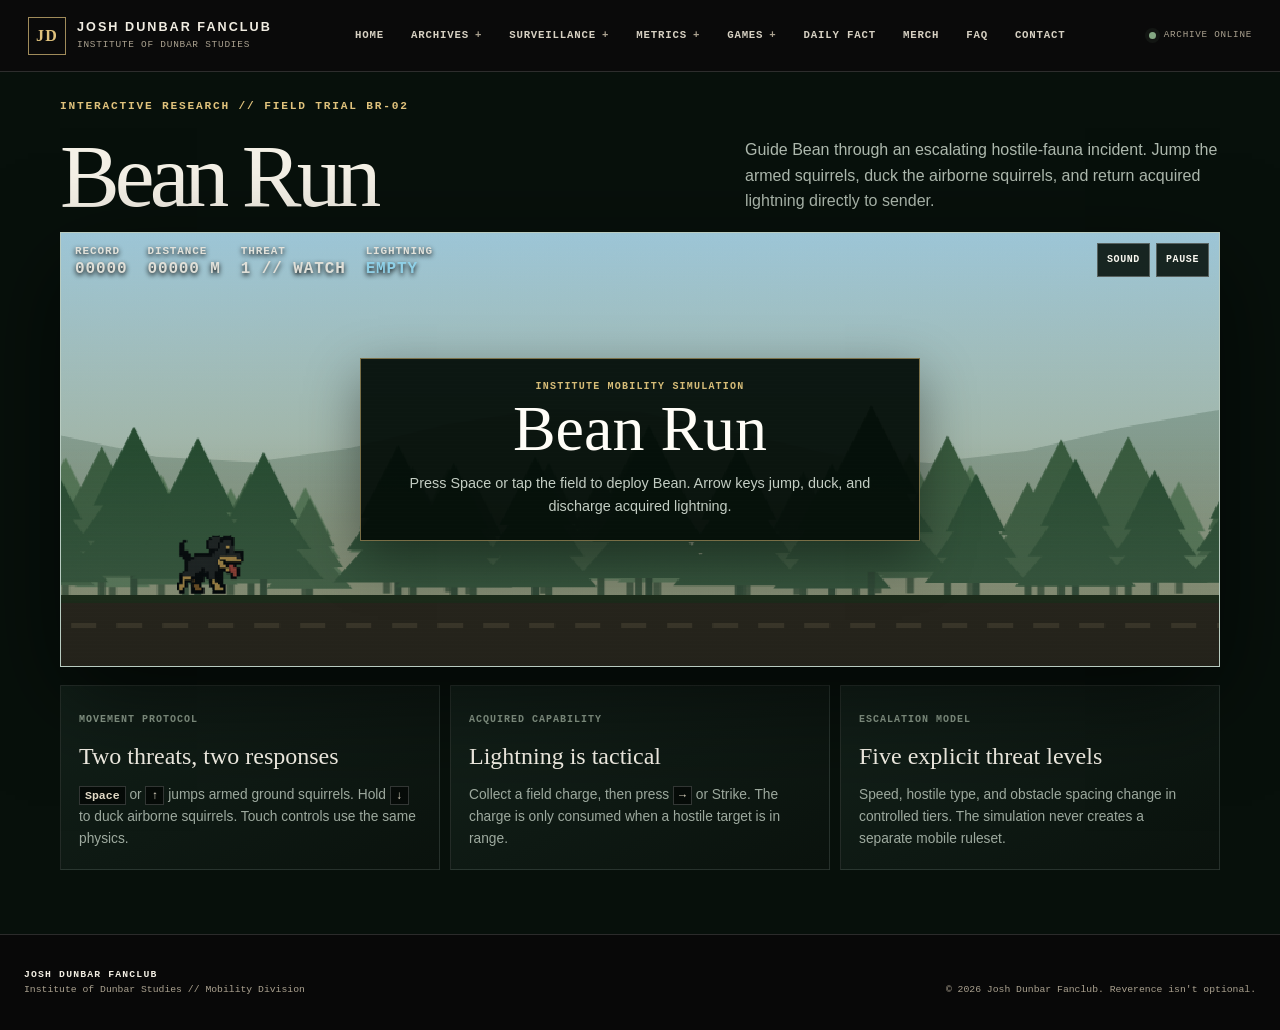
<file: game.html>
<!DOCTYPE html>
<html lang="en">
<head>
  <meta charset="UTF-8" />
  <meta name="viewport" content="width=device-width, initial-scale=1.0, viewport-fit=cover" />
  <meta name="description" content="Bean Run: a responsive Institute of Dunbar Studies field simulation involving Bean, hostile squirrels, and weaponized lightning." />
  <meta name="theme-color" content="#07100b" />
  <title>Bean Run — Hostile Fauna Field Trial</title>
  <link rel="stylesheet" href="style.css" />
  <script src="site.js" defer></script>
  <script src="bean-run.js?v=7" defer></script>
  <style>
    body.bean-run-page { min-height:100vh; background:#07100b; }
    .sr-only { position:absolute!important; width:1px!important; height:1px!important; padding:0!important; margin:-1px!important; overflow:hidden!important; clip:rect(0,0,0,0)!important; white-space:nowrap!important; border:0!important; }
    .runner-shell { width:min(1160px,calc(100% - 24px)); margin:26px auto 64px; }
    .runner-heading { display:flex; align-items:end; justify-content:space-between; gap:28px; margin-bottom:18px; }
    .runner-heading h1 { margin:4px 0 0; color:#f5f1e7; font-family:var(--serif); font-size:clamp(2.8rem,7vw,6.2rem); font-weight:400; line-height:.86; letter-spacing:-.055em; }
    .runner-heading > p { max-width:475px; margin:0; color:#aeb9ae; }
    .runner-frame { position:relative; width:100%; aspect-ratio:8/3; overflow:hidden; isolation:isolate; border:1px solid rgba(224,194,124,.3); background:#a7d0df; box-shadow:0 30px 90px rgba(0,0,0,.56),inset 0 0 0 1px rgba(255,255,255,.04); touch-action:none; }
    .runner-frame::after { content:""; position:absolute; inset:0; z-index:7; pointer-events:none; opacity:.07; background:repeating-linear-gradient(to bottom,transparent 0 3px,rgba(255,255,255,.16) 4px); }
    #beanRun { display:block; width:100%; height:100%; background:#a7d0df; image-rendering:pixelated; }
    .runner-hud { position:absolute; top:0; left:0; z-index:5; display:grid; grid-template-columns:repeat(4,max-content); gap:20px; padding:12px 14px; pointer-events:none; color:#f8f7ef; font:700 11px/1.15 var(--mono); letter-spacing:.08em; text-shadow:0 2px 5px #000; }
    .runner-hud span { display:block; margin-top:3px; font-size:1rem; }
    .runner-hud__lightning span { color:#9ee5ff; }
    .runner-hud__lightning[data-ready="true"] span { color:#fff7a8; text-shadow:0 0 10px #82dfff,0 2px 5px #000; }
    .runner-tools { position:absolute; top:10px; right:10px; z-index:9; display:flex; gap:6px; }
    .runner-tools button { min-width:38px; min-height:34px; padding:0 9px; border:1px solid rgba(255,255,255,.28); background:rgba(5,15,10,.88); color:#f8f7ef; font:800 10px var(--mono); letter-spacing:.06em; cursor:pointer; }
    .runner-tools button:hover,.runner-tools button:focus-visible { border-color:#e0c27c; color:#fff7c8; outline:none; }
    .runner-center { position:absolute; inset:0; z-index:6; display:grid; place-items:center; padding:24px; pointer-events:none; background:linear-gradient(rgba(2,10,6,.08),rgba(2,10,6,.34)); }
    .runner-center[hidden] { display:none; }
    .runner-center__card { width:min(560px,88%); padding:22px 26px; border:1px solid rgba(224,194,124,.52); background:rgba(4,13,8,.94); box-shadow:0 18px 50px rgba(0,0,0,.4); text-align:center; }
    .runner-center__card small { display:block; margin-bottom:7px; color:#d7bd78; font:700 10px var(--mono); letter-spacing:.12em; }
    .runner-center__card h2 { margin:0; color:#fffdf7; font-family:var(--serif); font-size:clamp(2rem,6vw,4rem); font-weight:400; line-height:.95; }
    .runner-center__card p { max-width:470px; margin:12px auto 0; color:#c3cdc3; font-size:.9rem; }
    .runner-toast { position:absolute; top:58px; left:50%; z-index:8; translate:-50% 0; padding:7px 12px; border:1px solid rgba(224,194,124,.45); background:rgba(4,13,8,.82); color:#fff4bf; font:800 10px var(--mono); letter-spacing:.11em; pointer-events:none; }
    .runner-toast[hidden] { display:none; }
    .runner-controls { display:none; width:100%; grid-template-columns:1fr 1fr 1.1fr; gap:8px; margin-top:9px; touch-action:none; user-select:none; }
    .runner-controls button { min-height:62px; border:1px solid rgba(255,255,255,.18); background:#122019; color:#f8f7ef; font:800 13px var(--mono); letter-spacing:.07em; -webkit-tap-highlight-color:transparent; }
    .runner-controls button[data-control="lightning"] { border-color:rgba(117,205,255,.35); color:#bcecff; }
    .runner-controls button:active,.runner-controls button.is-active { translate:0 1px; background:#25382c; }
    .runner-brief { display:grid; grid-template-columns:repeat(3,1fr); gap:10px; margin-top:18px; }
    .runner-brief article { min-height:185px; padding:18px; border:1px solid rgba(255,255,255,.1); background:linear-gradient(150deg,#122019,#0a120d); }
    .runner-brief small { color:#92a392; font:700 10px var(--mono); letter-spacing:.1em; }
    .runner-brief h2 { margin:8px 0 8px; color:#f5f1e7; font-family:var(--serif); font-size:1.5rem; font-weight:400; }
    .runner-brief p { margin:0; color:#9eaa9f; font-size:.86rem; }
    .runner-brief kbd { padding:2px 5px; border:1px solid rgba(255,255,255,.18); background:#060b08; color:#e4dcc8; font:700 .72rem var(--mono); }
    @media(max-width:760px){
      .runner-shell{width:min(100% - 12px,1160px);margin-top:12px}
      .runner-heading{display:block}.runner-heading>p{margin-top:12px}
      .runner-frame{aspect-ratio:16/9}
      .runner-controls{display:grid}
      .runner-brief{grid-template-columns:1fr}
      .runner-brief article{min-height:0}
      .runner-hud{grid-template-columns:repeat(2,max-content);gap:7px 14px;padding:7px 8px;font-size:8px}
      .runner-hud span{font-size:.72rem}
      .runner-tools{top:7px;right:7px}
      .runner-tools button{min-width:34px;min-height:30px;font-size:9px}
      .runner-toast{top:68px;max-width:80%;text-align:center}
      .runner-center__card{padding:16px 18px}
      .runner-center__card p{font-size:.78rem}
    }
  </style>
</head>
<body class="bean-run-page">
  <div data-nav-slot></div>
  <main class="runner-shell">
    <header class="runner-heading">
      <div><p class="eyebrow">Interactive Research // Field Trial BR-02</p><h1>Bean Run</h1></div>
      <p>Guide Bean through an escalating hostile-fauna incident. Jump the armed squirrels, duck the airborne squirrels, and return acquired lightning directly to sender.</p>
    </header>

    <section class="runner-frame" id="runnerFrame" aria-label="Bean Run game">
      <canvas id="beanRun" width="960" height="360" tabindex="0" role="img" aria-label="Bean running through a forest occupied by hostile squirrels"></canvas>
      <div class="runner-hud" aria-hidden="true">
        <div>RECORD<span id="runnerHigh">00000</span></div>
        <div>DISTANCE<span id="runnerScore">00000 M</span></div>
        <div>THREAT<span id="runnerThreat">1 // WATCH</span></div>
        <div class="runner-hud__lightning" id="runnerLightning" data-ready="false">LIGHTNING<span>EMPTY</span></div>
      </div>
      <div class="runner-tools">
        <button type="button" id="runnerSound" aria-label="Mute sound" aria-pressed="false">SOUND</button>
        <button type="button" id="runnerPause" aria-label="Pause game">PAUSE</button>
      </div>
      <div class="runner-toast" id="runnerToast" hidden></div>
      <div class="runner-center" id="runnerCenter">
        <div class="runner-center__card">
          <small id="runnerCenterLabel">INSTITUTE MOBILITY SIMULATION</small>
          <h2 id="runnerCenterTitle">Bean Run</h2>
          <p id="runnerCenterText">Press Space or tap the field to deploy Bean. Arrow keys jump, duck, and discharge acquired lightning.</p>
        </div>
      </div>
      <p id="runnerStatus" class="sr-only" aria-live="polite"></p>
    </section>

    <div class="runner-controls" aria-label="Touch controls">
      <button type="button" data-control="duck">▼ DUCK</button>
      <button type="button" data-control="jump">▲ JUMP</button>
      <button type="button" data-control="lightning">⚡ STRIKE</button>
    </div>

    <section class="runner-brief" aria-label="Bean Run controls and rules">
      <article><small>MOVEMENT PROTOCOL</small><h2>Two threats, two responses</h2><p><kbd>Space</kbd> or <kbd>↑</kbd> jumps armed ground squirrels. Hold <kbd>↓</kbd> to duck airborne squirrels. Touch controls use the same physics.</p></article>
      <article><small>ACQUIRED CAPABILITY</small><h2>Lightning is tactical</h2><p>Collect a field charge, then press <kbd>→</kbd> or Strike. The charge is only consumed when a hostile target is in range.</p></article>
      <article><small>ESCALATION MODEL</small><h2>Five explicit threat levels</h2><p>Speed, hostile type, and obstacle spacing change in controlled tiers. The simulation never creates a separate mobile ruleset.</p></article>
    </section>
  </main>
  <footer class="site-footer"><div><strong>Josh Dunbar Fanclub</strong><span>Institute of Dunbar Studies // Mobility Division</span></div><p>&copy; <span data-current-year></span> Josh Dunbar Fanclub. Reverence isn't optional.</p></footer>
</body>
</html>
</file>
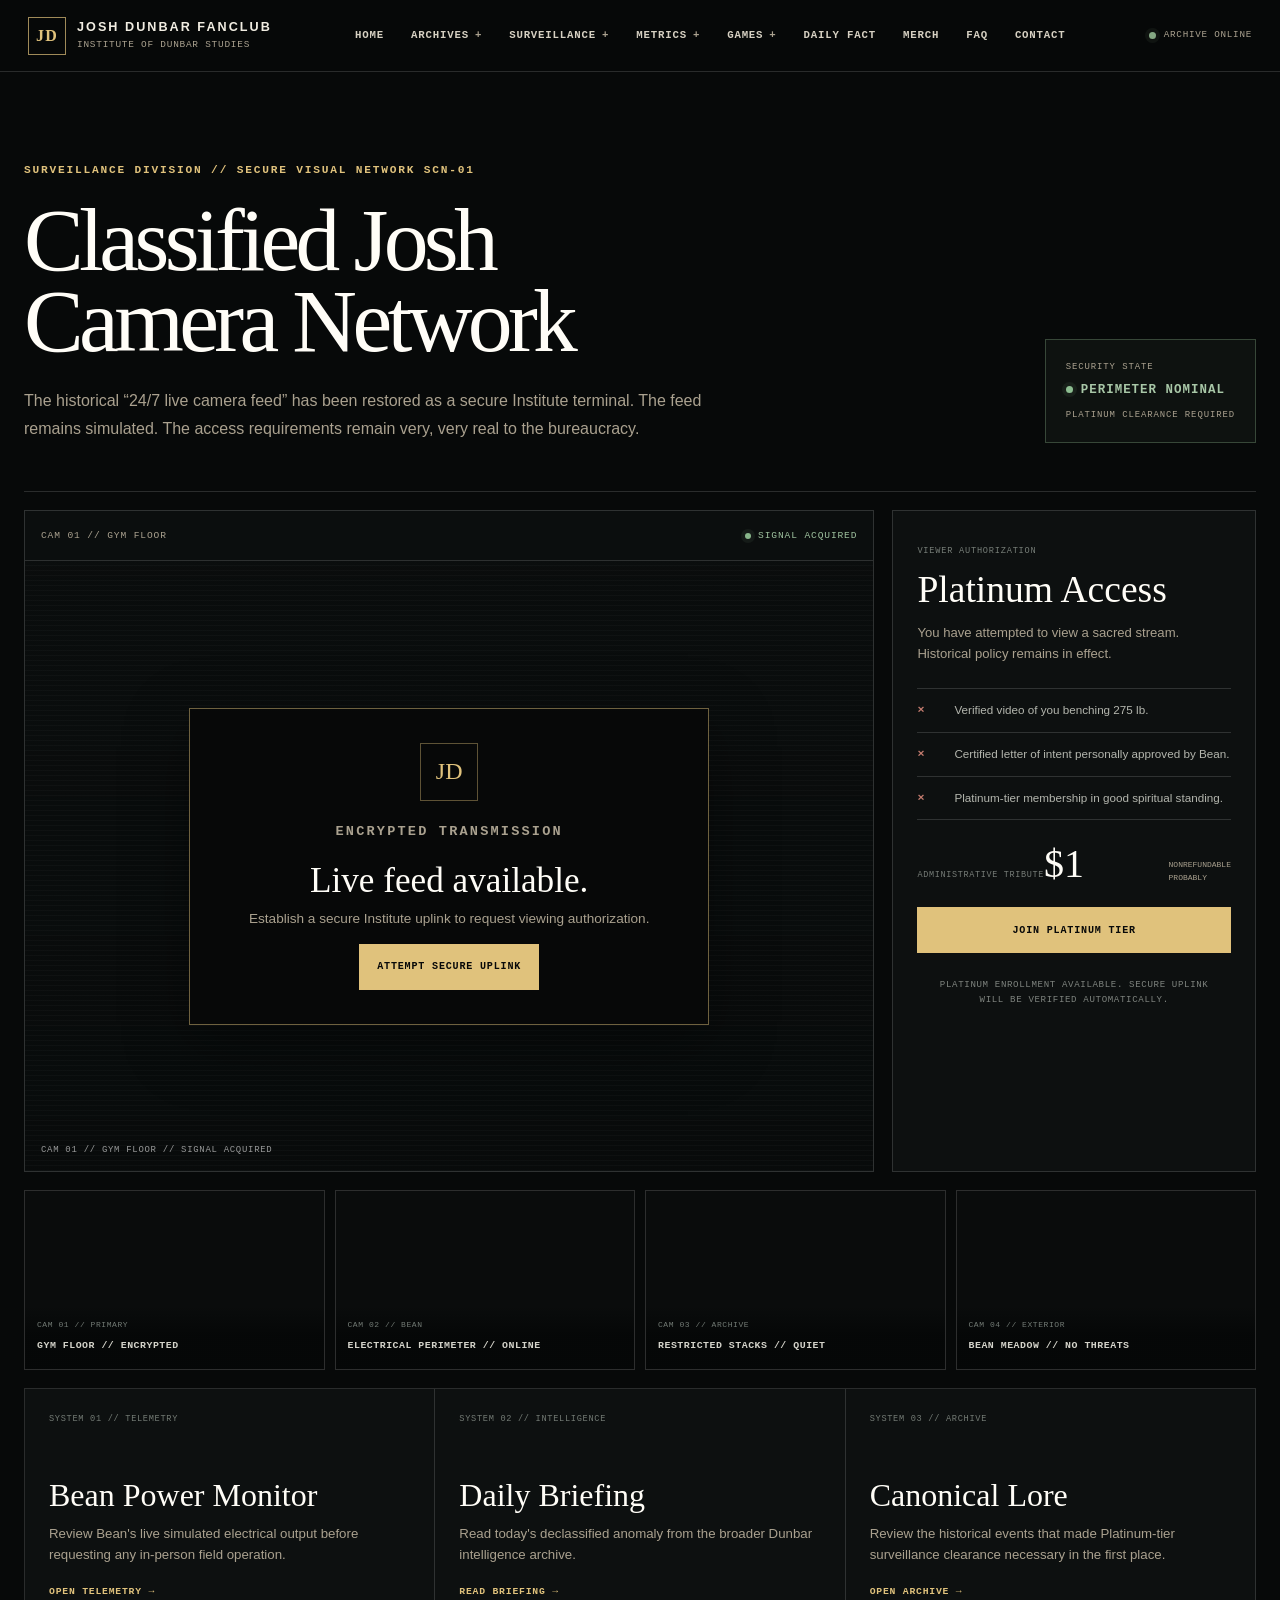
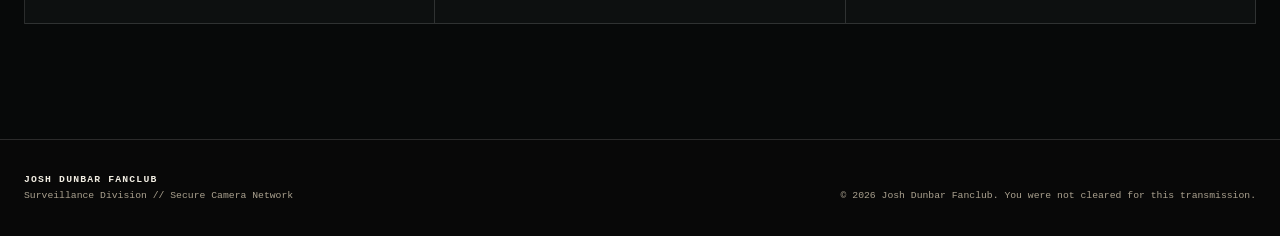
<file: livecam.html>
<!DOCTYPE html>
<html lang="en">
<head>
  <meta charset="UTF-8" />
  <meta name="viewport" content="width=device-width, initial-scale=1.0" />
  <meta name="description" content="Institute of Dunbar Studies secure camera terminal. Attempt Platinum-tier access to the classified Josh Dunbar live feed." />
  <meta name="theme-color" content="#070909" />
  <title>Secure Camera Network | Institute of Dunbar Studies</title>
  <link rel="stylesheet" href="style.css" />
  <link rel="stylesheet" href="surveillance.css" />
  <link rel="stylesheet" href="scareware.css" />
  <script src="site.js" defer></script>
</head>
<body class="surveillance-page">
  <div id="site-nav" data-nav-slot></div>
  <main class="surveillance-main">
    <header class="ops-hero">
      <div>
        <p class="eyebrow">Surveillance division // secure visual network SCN-01</p>
        <h1>Classified Josh<br>Camera Network</h1>
        <p class="ops-hero__lede">The historical “24/7 live camera feed” has been restored as a secure Institute terminal. The feed remains simulated. The access requirements remain very, very real to the bureaucracy.</p>
      </div>
      <aside class="ops-badge"><span>Security state</span><strong>Perimeter nominal</strong><small>Platinum clearance required</small></aside>
    </header>

    <section class="camera-layout" aria-label="Secure camera terminal">
      <article class="secure-terminal">
        <div class="panel-head"><span>CAM 01 // Gym floor</span><span class="live-indicator">Signal acquired</span></div>
        <div class="secure-screen">
          <div class="secure-screen__gate" data-stream-gate>
            <div class="lock-mark" aria-hidden="true">JD</div>
            <p class="eyebrow">Encrypted transmission</p>
            <h2>Live feed available.</h2>
            <p>Establish a secure Institute uplink to request viewing authorization.</p>
            <button type="button" data-connect>Attempt secure uplink</button>
          </div>

          <div class="connection-sequence" data-connection aria-hidden="true" aria-live="polite">
            <strong>SECURE UPLINK NEGOTIATION // SCN-01</strong>
            <ol>
              <li data-step="0">Contacting Institute relay...</li>
              <li data-step="1">Authenticating viewer identity...</li>
              <li data-step="2">Checking Platinum clearance...</li>
              <li data-step="3">Consulting Bean...</li>
            </ol>
          </div>
        </div>
      </article>

      <aside class="clearance-panel" data-clearance-panel>
        <small>Viewer authorization</small>
        <h2>Platinum Access</h2>
        <p>You have attempted to view a sacred stream. Historical policy remains in effect.</p>
        <ul class="requirements">
          <li>Verified video of you benching 275 lb.</li>
          <li>Certified letter of intent personally approved by Bean.</li>
          <li>Platinum-tier membership in good spiritual standing.</li>
        </ul>
        <div class="clearance-price"><div><span>Administrative tribute</span><strong>$1</strong></div><small>NONREFUNDABLE<br>PROBABLY</small></div>
        <button type="button" class="clearance-button" data-platinum disabled>Join Platinum Tier</button>
        <div class="denial-message" data-denial-message>Establish uplink before requesting clearance.</div>
      </aside>
    </section>

    <section class="camera-grid" aria-label="Additional simulated camera channels">
      <article class="camera-card"><div class="camera-card__visual" aria-hidden="true"></div><div class="camera-card__meta"><span>CAM 01 // Primary</span><strong>Gym floor // encrypted</strong></div></article>
      <article class="camera-card"><div class="camera-card__visual" aria-hidden="true"></div><div class="camera-card__meta"><span>CAM 02 // Bean</span><strong>Electrical perimeter // online</strong></div></article>
      <article class="camera-card"><div class="camera-card__visual" aria-hidden="true"></div><div class="camera-card__meta"><span>CAM 03 // Archive</span><strong>Restricted stacks // quiet</strong></div></article>
      <article class="camera-card"><div class="camera-card__visual" aria-hidden="true"></div><div class="camera-card__meta"><span>CAM 04 // Exterior</span><strong>Bean meadow // no threats</strong></div></article>
    </section>

    <section class="ops-grid" aria-label="Related surveillance systems">
      <article class="ops-card"><small>System 01 // telemetry</small><h2>Bean Power Monitor</h2><p>Review Bean's live simulated electrical output before requesting any in-person field operation.</p><a href="beancam.html">Open telemetry →</a></article>
      <article class="ops-card"><small>System 02 // intelligence</small><h2>Daily Briefing</h2><p>Read today's declassified anomaly from the broader Dunbar intelligence archive.</p><a href="dailyfacts.html">Read briefing →</a></article>
      <article class="ops-card"><small>System 03 // archive</small><h2>Canonical Lore</h2><p>Review the historical events that made Platinum-tier surveillance clearance necessary in the first place.</p><a href="lore.html">Open archive →</a></article>
    </section>
  </main>

  <div class="scareware-layer" data-popup-container aria-hidden="true"></div>
  <footer class="site-footer"><div><strong>Josh Dunbar Fanclub</strong><span>Surveillance Division // Secure Camera Network</span></div><p>&copy; <span data-current-year></span> Josh Dunbar Fanclub. You were not cleared for this transmission.</p></footer>

  <script>
    (() => {
      const connectButton = document.querySelector('[data-connect]');
      const gate = document.querySelector('[data-stream-gate]');
      const sequence = document.querySelector('[data-connection]');
      const steps = [...sequence.querySelectorAll('li')];
      const platinumButton = document.querySelector('[data-platinum]');
      const denialMessage = document.querySelector('[data-denial-message]');
      const popupContainer = document.querySelector('[data-popup-container]');
      let connected = false;
      let attempting = false;
      let threatCount = 47;
      let zIndex = 12010;

      const sleep = (ms) => new Promise((resolve) => setTimeout(resolve, ms));
      const reducedMotion = () => window.matchMedia('(prefers-reduced-motion: reduce)').matches;

      async function establishConnection() {
        if (attempting || connected) return;
        attempting = true;
        connectButton.disabled = true;
        gate.hidden = true;
        sequence.setAttribute('aria-hidden', 'false');

        for (let index = 0; index < steps.length; index += 1) {
          const step = steps[index];
          step.classList.add('pending');
          await sleep(index === 3 ? 800 : 520);
          step.classList.remove('pending');
          step.classList.add('done');
        }

        connected = true;
        attempting = false;
        platinumButton.disabled = false;
        denialMessage.textContent = 'Uplink established. Platinum credential check failed.';
        denialMessage.classList.add('active');
        sequence.querySelector('strong').textContent = 'UPLINK ACTIVE // VIEWER NOT AUTHORIZED';
      }

      function positionWindow(node, mode = 'random') {
        const vw = window.innerWidth;
        const vh = window.innerHeight;
        if (mode === 'hero') {
          node.style.left = `${Math.max(10, (vw - Math.min(920, vw - 20)) / 2)}px`;
          node.style.top = `${Math.max(12, vh * .08)}px`;
          return;
        }
        const width = Math.min(node.classList.contains('scare-window--small') ? 520 : 720, vw - 28);
        const leftMax = Math.max(8, vw - width - 8);
        const topMax = Math.max(8, vh - 330);
        node.style.left = `${8 + Math.random() * Math.max(0, leftMax - 8)}px`;
        node.style.top = `${18 + Math.random() * Math.max(0, topMax - 18)}px`;
      }

      function wireWindow(node) {
        node.style.zIndex = String(zIndex++);
        node.addEventListener('pointerdown', () => { node.style.zIndex = String(zIndex++); });
        const close = node.querySelector('[data-scare-close]');
        if (close) close.addEventListener('click', () => {
          node.remove();
          if (!popupContainer.querySelector('.scare-window')) clearScareware();
        });
        node.querySelectorAll('[data-spawn-more]').forEach((button) => {
          button.addEventListener('click', () => {
            threatCount += 23;
            spawnSecondary();
            window.setTimeout(spawnSecondary, reducedMotion() ? 0 : 100);
            button.textContent = `FAILED — ${threatCount} THREATS REMAIN`;
          });
        });
      }

      function startFakeScan(node) {
        const bar = node.querySelector('[data-scan-bar]');
        const percent = node.querySelector('[data-scan-percent]');
        const threats = node.querySelector('[data-threat-count]');
        if (!bar || !percent) return;
        let value = 6;
        const tick = () => {
          if (!node.isConnected) return;
          value += 3 + Math.floor(Math.random() * 9);
          if (value > 99) value = 17 + Math.floor(Math.random() * 50);
          bar.style.width = `${value}%`;
          percent.textContent = `${value}%`;
          if (threats && Math.random() > .55) {
            threatCount += 1 + Math.floor(Math.random() * 4);
            threats.textContent = String(threatCount);
          }
          window.setTimeout(tick, reducedMotion() ? 900 : 180 + Math.random() * 240);
        };
        tick();
      }

      function createWindow({ classes = '', title, body, mode = 'random' }) {
        const node = document.createElement('section');
        node.className = `scare-window ${classes}`.trim();
        node.innerHTML = `<div class="scare-titlebar"><span>${title}</span><button type="button" aria-label="Close fake alert" data-scare-close>×</button></div>${body}`;
        popupContainer.appendChild(node);
        positionWindow(node, mode);
        wireWindow(node);
        startFakeScan(node);
        return node;
      }

      function spawnHero() {
        return createWindow({
          classes: 'scare-window--hero scare-window--danger',
          title: 'BEAN DEFENDER SECURITY CENTER — CRITICAL WARNING',
          mode: 'hero',
          body: `<div class="scare-body"><div class="scare-alert-row"><div class="scare-icon scare-flash">!</div><div><h2>Your clearance is critically compromised!</h2><p><strong>Bean Defender™</strong> intercepted an unauthorized attempt to view the sacred Josh Dunbar camera network.</p><p class="scare-red"><strong>IMMEDIATE ACTION REQUIRED:</strong> Platinum credentials could not be verified.</p></div></div><div class="fake-scan"><div class="fake-scan__label"><span>Deep scanning spiritual authorization...</span><span data-scan-percent>6%</span></div><div class="fake-progress"><span data-scan-bar></span></div></div><ul class="scare-list"><li><span>PLATINUM MEMBERSHIP</span><b>NOT FOUND</b></li><li><span>275 LB BENCH VIDEO</span><b>MISSING</b></li><li><span>CERTIFIED LETTER FROM BEAN</span><b>REJECTED</b></li><li><span>ACTIVE BEAN THREATS</span><b><span data-threat-count>${threatCount}</span> DETECTED</b></li></ul><div class="scare-actions"><button class="scare-action scare-action--safe" type="button" data-spawn-more>Remind me later</button><button class="scare-action scare-action--panic" type="button" data-spawn-more>REMOVE THREATS NOW</button><button class="scare-action scare-action--red" type="button" data-spawn-more>CALL BEAN SUPPORT</button></div></div><div class="scare-ticker">WARNING: CLOSING THIS WINDOW MAY NOT IMPROVE YOUR WORTHINESS</div>`
        });
      }

      function spawnSecondary() {
        const templates = [
          {
            classes: 'scare-window--blue scare-window--small',
            title: 'Windows Bean Security Alert',
            body: `<div class="scare-body"><div class="scare-alert-row"><div class="scare-icon">!</div><div><h3>Suspicious lack of Platinum detected</h3><p>Your viewer profile failed <strong>3 of 3</strong> sacred-stream requirements.</p><p class="scare-red"><strong>Risk level: EXTREMELY UNWORTHY</strong></p></div></div><div class="scare-actions"><button class="scare-action scare-action--panic" type="button" data-spawn-more>FIX ALL ISSUES</button></div></div>`
          },
          {
            classes: 'scare-window--danger',
            title: 'CRITICAL SYSTEM MESSAGE — BEAN HAS BEEN NOTIFIED',
            body: `<div class="scare-body"><h2 class="scare-flash">ACCESS ATTEMPT BLOCKED</h2><p>Bean has personally reviewed your request and selected <strong>DENY</strong>.</p><ul class="scare-list"><li><span>Viewer reputation</span><b>0%</b></li><li><span>Bench credibility</span><b>UNVERIFIED</b></li><li><span>Bean approval</span><b>ABSOLUTELY NOT</b></li></ul><div class="scare-actions"><button class="scare-action scare-action--red" type="button" data-spawn-more>APPEAL TO BEAN</button></div></div>`
          },
          {
            classes: 'scare-window--danger scare-window--small',
            title: 'PLATINUM LICENSE EXPIRED',
            body: `<div class="scare-body"><h3>Your Platinum license expired 0 days ago.</h3><p>Renewal cannot continue because no prior Platinum license has ever existed.</p><p class="scare-red"><strong>PAYMENT DUE: $1 + PROOF OF 275 BENCH</strong></p><div class="scare-actions"><button class="scare-action scare-action--panic" type="button" data-spawn-more>RENEW NOW</button></div></div>`
          },
          {
            classes: 'scare-window--blue',
            title: 'Bean Defender™ Full System Scan',
            body: `<div class="scare-body"><h3>Scanning for reverence deficiencies...</h3><div class="fake-scan"><div class="fake-scan__label"><span>Objects scanned: 8,442,901</span><span data-scan-percent>11%</span></div><div class="fake-progress"><span data-scan-bar></span></div></div><p><strong><span data-threat-count>${threatCount}</span> threats detected.</strong> Most are related to insufficient Josh clearance.</p><div class="scare-actions"><button class="scare-action scare-action--panic" type="button" data-spawn-more>QUARANTINE UNWORTHINESS</button></div></div>`
          },
          {
            classes: 'scare-window--danger scare-window--small',
            title: 'URGENT: JOSH CAMERA NETWORK AT RISK',
            body: `<div class="scare-body"><h2>DO NOT IGNORE!</h2><p>Your computer may be suffering from <strong>Low Platinum Syndrome</strong>.</p><p>Symptoms include camera denial, weak bench documentation, and Bean distrust.</p><div class="scare-actions"><button class="scare-action scare-action--red" type="button" data-spawn-more>DIAGNOSE NOW</button></div></div>`
          }
        ];
        const template = templates[Math.floor(Math.random() * templates.length)];
        return createWindow(template);
      }

      function addDismissControl() {
        if (popupContainer.querySelector('[data-dismiss-all]')) return;
        const dismiss = document.createElement('button');
        dismiss.type = 'button';
        dismiss.className = 'scare-dismiss-all';
        dismiss.dataset.dismissAll = '';
        dismiss.textContent = 'Emergency dismiss fake alerts';
        dismiss.addEventListener('click', clearScareware);
        popupContainer.appendChild(dismiss);
      }

      function clearScareware() {
        popupContainer.replaceChildren();
        popupContainer.classList.remove('is-active');
        popupContainer.setAttribute('aria-hidden', 'true');
      }

      function launchScareware() {
        clearScareware();
        popupContainer.classList.add('is-active');
        popupContainer.setAttribute('aria-hidden', 'false');
        spawnHero();
        addDismissControl();
        const initialCount = reducedMotion() ? 1 : 4;
        for (let i = 0; i < initialCount; i += 1) {
          window.setTimeout(spawnSecondary, reducedMotion() ? 0 : 180 + i * 170);
        }
      }

      function denyPlatinum() {
        if (!connected) return;
        denialMessage.textContent = 'Access denied. Bean has detected you are not worthy.';
        denialMessage.classList.add('active');
        platinumButton.textContent = 'Clearance denied — retry appeal';
        launchScareware();
      }

      connectButton.addEventListener('click', establishConnection);
      platinumButton.addEventListener('click', denyPlatinum);
    })();
  </script>
</body>
</html>
</file>
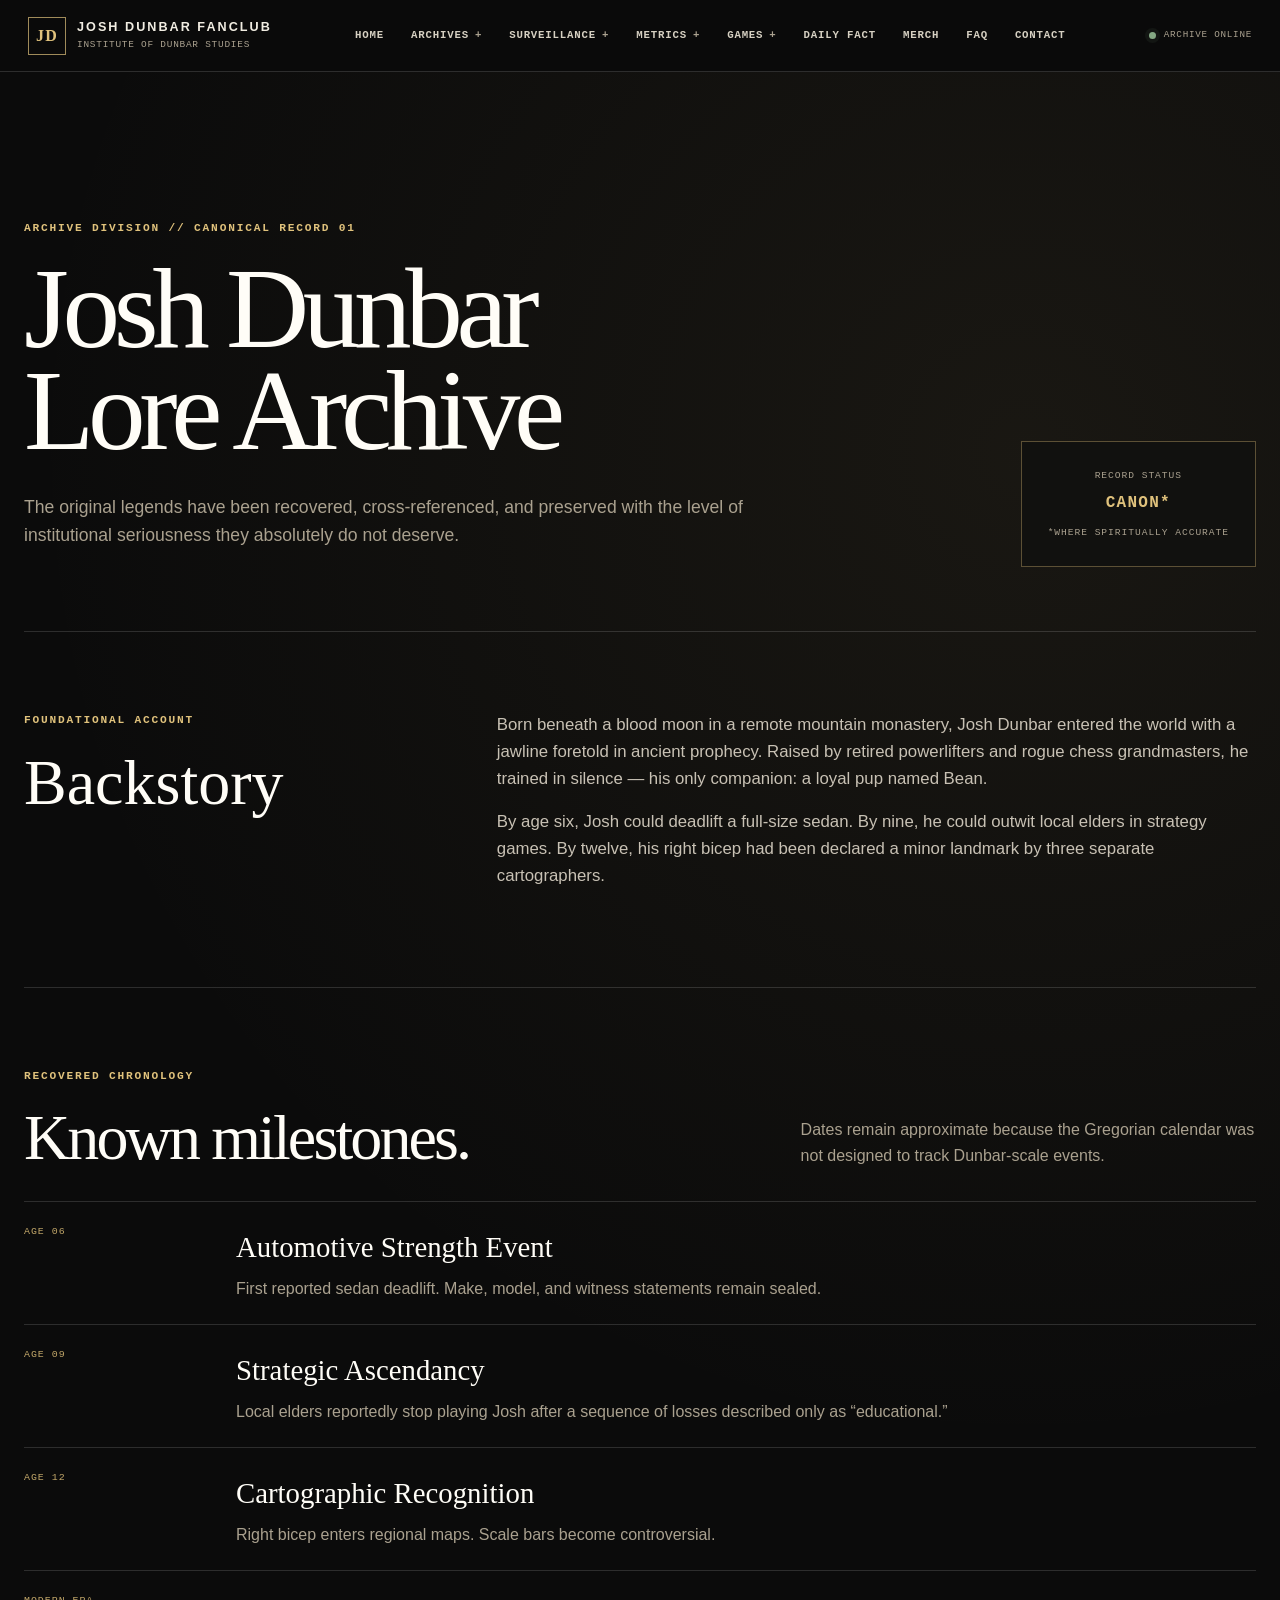
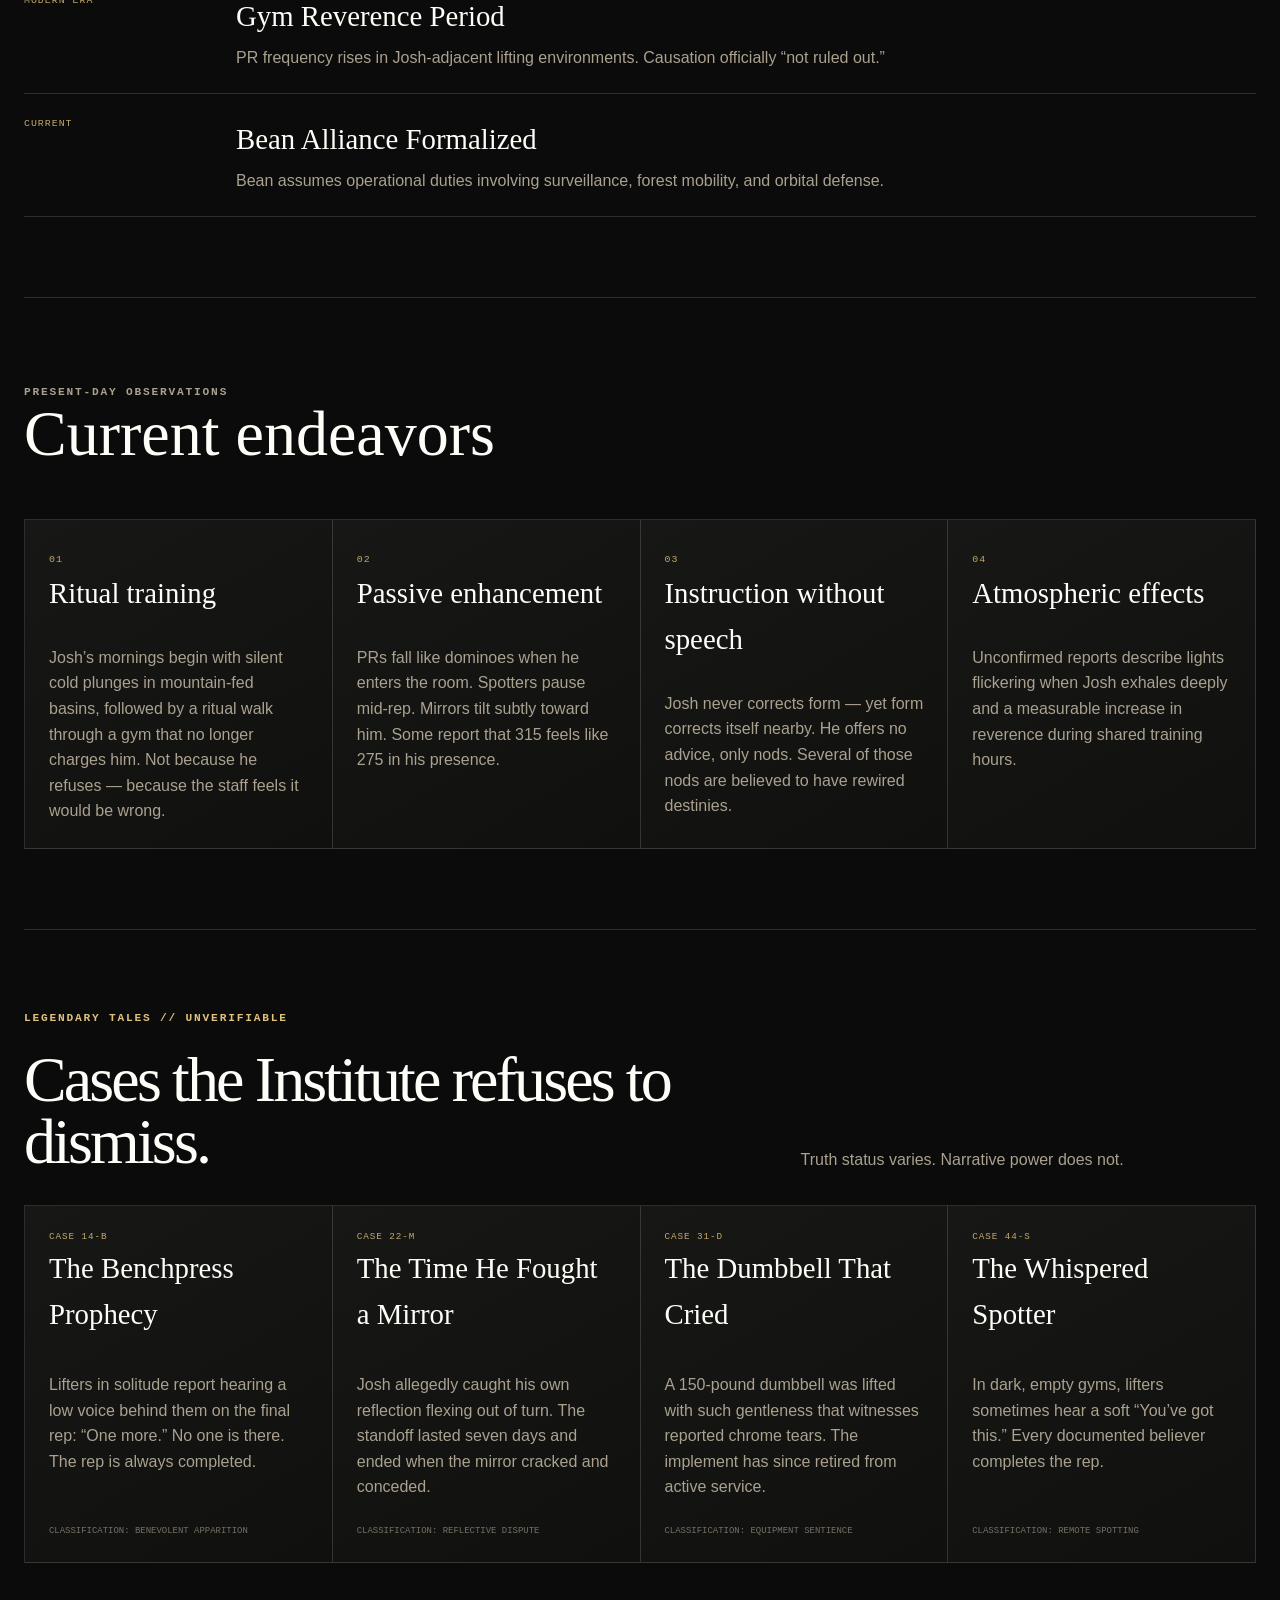
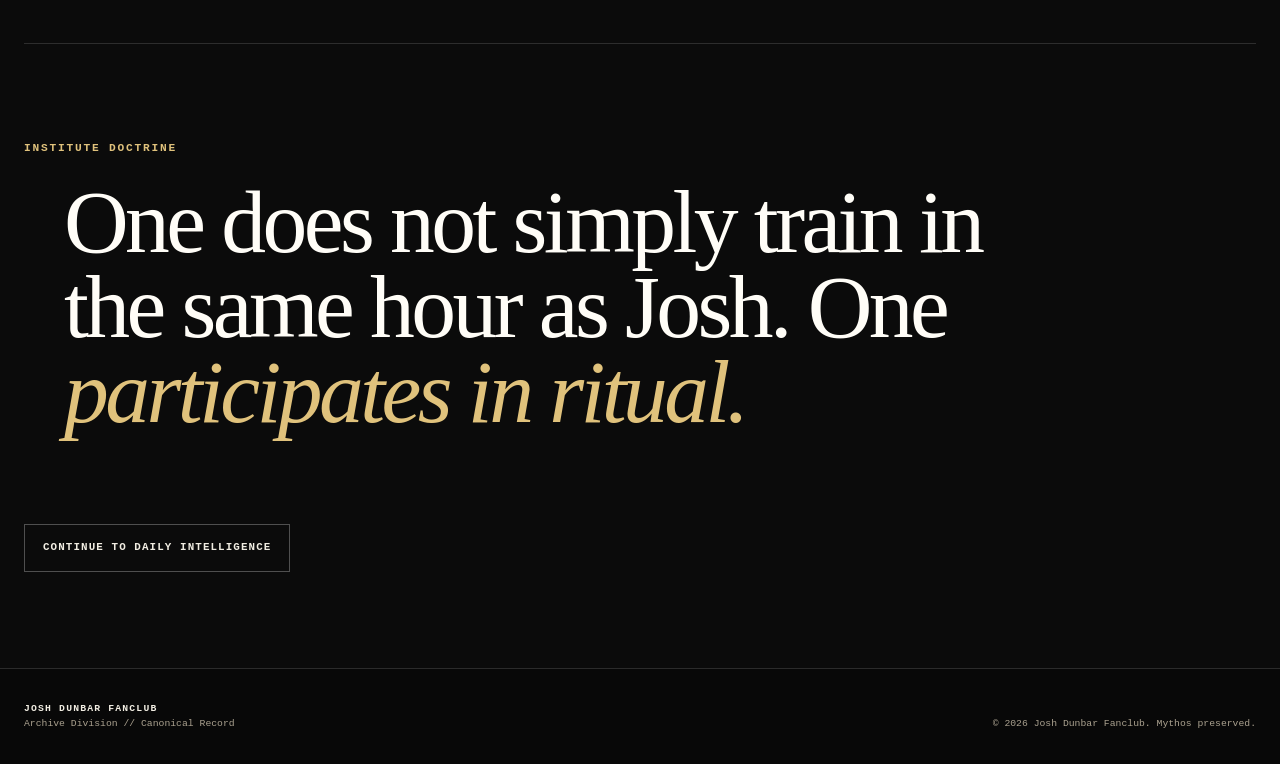
<file: lore.html>
<!DOCTYPE html>
<html lang="en">
<head>
  <meta charset="UTF-8" />
  <meta name="viewport" content="width=device-width, initial-scale=1.0" />
  <meta name="description" content="The canonical Josh Dunbar lore archive: origins, verified legends, gym phenomena, and disputed events maintained by the Institute of Dunbar Studies." />
  <meta name="theme-color" content="#0b0b0b" />
  <title>Josh Dunbar Lore | Institute of Dunbar Studies</title>
  <link rel="stylesheet" href="style.css" />
  <script src="site.js" defer></script>
</head>
<body class="archive-page">
  <div id="site-nav" data-nav-slot></div>
  <main class="archive-main">
    <header class="archive-hero">
      <div>
        <p class="eyebrow">Archive division // canonical record 01</p>
        <h1>Josh Dunbar<br>Lore Archive</h1>
        <p class="archive-hero__lede">The original legends have been recovered, cross-referenced, and preserved with the level of institutional seriousness they absolutely do not deserve.</p>
      </div>
      <aside class="archive-stamp" aria-label="Archive classification">
        <span>Record status</span>
        <strong>CANON*</strong>
        <small>*where spiritually accurate</small>
      </aside>
    </header>

    <section class="archive-intro">
      <div><p class="eyebrow">Foundational account</p><h2>Backstory</h2></div>
      <div class="archive-copy">
        <p>Born beneath a blood moon in a remote mountain monastery, Josh Dunbar entered the world with a jawline foretold in ancient prophecy. Raised by retired powerlifters and rogue chess grandmasters, he trained in silence — his only companion: a loyal pup named Bean.</p>
        <p>By age six, Josh could deadlift a full-size sedan. By nine, he could outwit local elders in strategy games. By twelve, his right bicep had been declared a minor landmark by three separate cartographers.</p>
      </div>
    </section>

    <section class="archive-timeline" aria-labelledby="timeline-title">
      <div class="section-heading section-heading--compact">
        <div><p class="eyebrow">Recovered chronology</p><h2 id="timeline-title">Known milestones.</h2></div>
        <p>Dates remain approximate because the Gregorian calendar was not designed to track Dunbar-scale events.</p>
      </div>
      <ol class="timeline-list">
        <li><span>AGE 06</span><div><strong>Automotive Strength Event</strong><p>First reported sedan deadlift. Make, model, and witness statements remain sealed.</p></div></li>
        <li><span>AGE 09</span><div><strong>Strategic Ascendancy</strong><p>Local elders reportedly stop playing Josh after a sequence of losses described only as “educational.”</p></div></li>
        <li><span>AGE 12</span><div><strong>Cartographic Recognition</strong><p>Right bicep enters regional maps. Scale bars become controversial.</p></div></li>
        <li><span>MODERN ERA</span><div><strong>Gym Reverence Period</strong><p>PR frequency rises in Josh-adjacent lifting environments. Causation officially “not ruled out.”</p></div></li>
        <li><span>CURRENT</span><div><strong>Bean Alliance Formalized</strong><p>Bean assumes operational duties involving surveillance, forest mobility, and orbital defense.</p></div></li>
      </ol>
    </section>

    <section class="archive-current">
      <div class="archive-current__label"><p class="eyebrow">Present-day observations</p><h2>Current endeavors</h2></div>
      <div class="archive-current__grid">
        <article><span>01</span><h3>Ritual training</h3><p>Josh’s mornings begin with silent cold plunges in mountain-fed basins, followed by a ritual walk through a gym that no longer charges him. Not because he refuses — because the staff feels it would be wrong.</p></article>
        <article><span>02</span><h3>Passive enhancement</h3><p>PRs fall like dominoes when he enters the room. Spotters pause mid-rep. Mirrors tilt subtly toward him. Some report that 315 feels like 275 in his presence.</p></article>
        <article><span>03</span><h3>Instruction without speech</h3><p>Josh never corrects form — yet form corrects itself nearby. He offers no advice, only nods. Several of those nods are believed to have rewired destinies.</p></article>
        <article><span>04</span><h3>Atmospheric effects</h3><p>Unconfirmed reports describe lights flickering when Josh exhales deeply and a measurable increase in reverence during shared training hours.</p></article>
      </div>
    </section>

    <section class="legend-section">
      <div class="section-heading section-heading--compact">
        <div><p class="eyebrow">Legendary tales // unverifiable</p><h2>Cases the Institute refuses to dismiss.</h2></div>
        <p>Truth status varies. Narrative power does not.</p>
      </div>
      <div class="legend-grid">
        <article><div class="legend-code">CASE 14-B</div><h3>The Benchpress Prophecy</h3><p>Lifters in solitude report hearing a low voice behind them on the final rep: “One more.” No one is there. The rep is always completed.</p><footer>Classification: benevolent apparition</footer></article>
        <article><div class="legend-code">CASE 22-M</div><h3>The Time He Fought a Mirror</h3><p>Josh allegedly caught his own reflection flexing out of turn. The standoff lasted seven days and ended when the mirror cracked and conceded.</p><footer>Classification: reflective dispute</footer></article>
        <article><div class="legend-code">CASE 31-D</div><h3>The Dumbbell That Cried</h3><p>A 150-pound dumbbell was lifted with such gentleness that witnesses reported chrome tears. The implement has since retired from active service.</p><footer>Classification: equipment sentience</footer></article>
        <article><div class="legend-code">CASE 44-S</div><h3>The Whispered Spotter</h3><p>In dark, empty gyms, lifters sometimes hear a soft “You’ve got this.” Every documented believer completes the rep.</p><footer>Classification: remote spotting</footer></article>
      </div>
    </section>

    <section class="archive-doctrine">
      <p class="eyebrow">Institute doctrine</p>
      <blockquote>One does not simply train in the same hour as Josh. One <em>participates in ritual.</em></blockquote>
      <a class="button button--ghost" href="dailyfacts.html">Continue to daily intelligence</a>
    </section>
  </main>
  <footer class="site-footer"><div><strong>Josh Dunbar Fanclub</strong><span>Archive Division // Canonical Record</span></div><p>&copy; <span data-current-year></span> Josh Dunbar Fanclub. Mythos preserved.</p></footer>
</body>
</html>
</file>
<file: style.css>
:root{--ink:#0b0b0b;--ink2:#131313;--paper:#f1ede2;--paper2:#ded6c3;--muted:#aaa18f;--gold:#c3a86a;--gold2:#e0c27c;--green:#84a883;--white:#fffdf7;--line:rgba(255,255,255,.14);--max:1240px;--serif:Georgia,"Times New Roman",serif;--mono:"SFMono-Regular",Consolas,"Liberation Mono",Menlo,monospace;--sans:Inter,ui-sans-serif,-apple-system,BlinkMacSystemFont,"Segoe UI",Helvetica,Arial,sans-serif}*{box-sizing:border-box}html{scroll-behavior:smooth}body{margin:0;min-height:100vh;background:var(--ink);color:var(--paper);font-family:var(--sans);font-size:16px;line-height:1.6;overflow-x:hidden}a{color:inherit}img,canvas,video,iframe{max-width:100%}h1,h2,h3,p,blockquote{margin-top:0}.site-header{position:sticky;top:0;z-index:1000;display:grid;grid-template-columns:auto minmax(0,1fr) auto;align-items:center;gap:2rem;min-height:72px;padding:0 28px;border-bottom:1px solid var(--line);background:rgba(11,11,11,.95);backdrop-filter:blur(18px)}.brand{display:flex;align-items:center;gap:11px;text-decoration:none;white-space:nowrap}.brand-mark{width:38px;height:38px;display:grid;place-items:center;border:1px solid rgba(224,194,124,.7);color:var(--gold2);font-family:var(--serif);font-weight:700;letter-spacing:.08em}.brand-copy{display:grid;line-height:1.05}.brand-copy strong{font-size:.79rem;text-transform:uppercase;letter-spacing:.16em}.brand-copy small{margin-top:5px;color:var(--muted);font-family:var(--mono);font-size:.59rem;text-transform:uppercase;letter-spacing:.08em}.site-nav{display:flex;align-items:center;justify-content:center;gap:5px}.site-nav>a,.nav-group>summary{display:inline-flex;align-items:center;min-height:38px;padding:0 10px;border:1px solid transparent;color:#d6d0c2;font-family:var(--mono);font-size:.67rem;font-weight:600;text-decoration:none;text-transform:uppercase;letter-spacing:.075em;cursor:pointer}.site-nav>a:hover,.site-nav>a:focus-visible,.site-nav>a[aria-current=page],.nav-group>summary:hover,.nav-group[open]>summary{border-color:rgba(195,168,106,.36);background:rgba(195,168,106,.08);color:var(--gold2);outline:none}.nav-group{position:relative}.nav-group>summary{list-style:none}.nav-group>summary::-webkit-details-marker{display:none}.nav-group>summary:after{content:"+";margin-left:6px;color:var(--muted)}.nav-group[open]>summary:after{content:"–"}.nav-menu{position:absolute;top:calc(100% + 10px);left:0;min-width:248px;padding:8px;border:1px solid rgba(195,168,106,.35);background:#11110f;box-shadow:0 18px 50px rgba(0,0,0,.45)}.nav-menu a{display:flex;gap:10px;padding:11px 12px;border-bottom:1px solid rgba(255,255,255,.06);color:var(--paper2);font-size:.78rem;text-decoration:none}.nav-menu a:last-child{border-bottom:0}.nav-menu a span{color:var(--gold);font-family:var(--mono);font-size:.62rem}.nav-menu a:hover{background:rgba(195,168,106,.1);color:var(--white)}.header-status{display:flex;align-items:center;gap:8px;color:var(--muted);font-family:var(--mono);font-size:.58rem;letter-spacing:.08em;white-space:nowrap}.header-status i{width:7px;height:7px;border-radius:50%;background:var(--green);box-shadow:0 0 0 4px rgba(132,168,131,.08)}.hero-v2{position:relative;min-height:min(760px,calc(100vh - 72px));display:grid;grid-template-columns:minmax(0,1fr) auto;align-items:end;gap:3rem;padding:clamp(5rem,11vw,9rem) max(24px,calc((100vw - var(--max))/2)) 5rem;overflow:hidden;border-bottom:1px solid var(--line);isolation:isolate}.hero-v2__backdrop{position:absolute;inset:0;z-index:-2;background:linear-gradient(90deg,rgba(8,8,8,.97),rgba(8,8,8,.78) 46%,rgba(8,8,8,.48)),linear-gradient(0deg,rgba(8,8,8,.96),transparent 52%),url('https://raw.githubusercontent.com/Big-JoshD/joshdunbarfanclub/main/img/gymbackdrop.jpg') center 35%/cover no-repeat;filter:saturate(.72) contrast(1.07);transform:scale(1.015)}.hero-v2__content{max-width:870px}.eyebrow{margin-bottom:1.3rem;color:var(--gold2);font-family:var(--mono);font-size:.7rem;font-weight:700;text-transform:uppercase;letter-spacing:.16em}.hero-v2 h1{margin-bottom:1.7rem;color:var(--white);font-family:var(--serif);font-size:clamp(3.4rem,8vw,7.9rem);font-weight:400;line-height:.88;letter-spacing:-.052em}.hero-v2__lede{max-width:730px;margin-bottom:2.3rem;color:#d5d0c4;font-size:clamp(1rem,1.65vw,1.28rem);line-height:1.7}.hero-v2__actions{display:flex;flex-wrap:wrap;gap:10px}.button{min-height:48px;display:inline-flex;align-items:center;justify-content:center;padding:0 18px;border:1px solid transparent;font-family:var(--mono);font-size:.68rem;font-weight:700;text-decoration:none;text-transform:uppercase;letter-spacing:.1em}.button--primary{background:var(--gold2);color:var(--ink)}.button--ghost{border-color:rgba(255,255,255,.28);background:rgba(11,11,11,.2)}.hero-v2__seal{width:220px;min-height:220px;display:grid;align-content:center;gap:10px;padding:28px;border:1px solid rgba(224,194,124,.52);outline:1px solid rgba(224,194,124,.12);outline-offset:-8px;background:rgba(11,11,11,.56);text-align:center}.hero-v2__seal:before{content:"JD";color:var(--gold2);font-family:var(--serif);font-size:3.2rem;line-height:1}.hero-v2__seal strong{font-family:var(--mono);font-size:.72rem;letter-spacing:.13em}.hero-v2__seal span,.hero-v2__seal small{color:var(--muted);font-family:var(--mono);font-size:.56rem;text-transform:uppercase;letter-spacing:.08em}.status-rail{display:grid;grid-template-columns:repeat(4,1fr);border-bottom:1px solid var(--line);background:#10100f}.status-rail>div{min-height:92px;display:grid;align-content:center;padding:18px 28px;border-right:1px solid var(--line)}.status-rail span{color:var(--muted);font-family:var(--mono);font-size:.57rem;text-transform:uppercase;letter-spacing:.11em}.status-rail strong{font-family:var(--mono);font-size:.78rem;letter-spacing:.06em}.status-rail>p{grid-column:1/-1;margin:0;padding:7px 28px;border-top:1px solid rgba(255,255,255,.05);color:#716d63;font-family:var(--mono);font-size:.53rem;text-align:right}.institute-section,.doctrine-section,.field-grid,.request-panel{width:min(calc(100% - 48px),var(--max));margin-inline:auto}.institute-section{padding:clamp(5rem,9vw,9rem) 0}.section-heading{display:grid;grid-template-columns:1.2fr .75fr;align-items:end;gap:3rem;margin-bottom:3.2rem}.section-heading h2,.request-panel h2{margin-bottom:0;color:var(--white);font-family:var(--serif);font-size:clamp(2.5rem,5vw,5.1rem);font-weight:400;line-height:.97;letter-spacing:-.045em}.section-heading>p{margin:0;color:var(--muted)}.portal-grid{display:grid;grid-template-columns:repeat(12,1fr);border-top:1px solid var(--line);border-left:1px solid var(--line)}.portal-card{grid-column:span 4;min-height:390px;display:flex;flex-direction:column;padding:28px;border-right:1px solid var(--line);border-bottom:1px solid var(--line);background:linear-gradient(150deg,#171716,#0f0f0e);text-decoration:none;transition:.18s ease}.portal-card:hover{background:linear-gradient(150deg,#1c1a16,#11110f);transform:translateY(-3px)}.portal-card__number{margin-bottom:.5rem;color:var(--gold);font-family:var(--mono);font-size:.62rem}.portal-card small{color:var(--muted);font-family:var(--mono);font-size:.56rem;letter-spacing:.08em}.portal-card h3{margin-top:auto;margin-bottom:1rem;color:var(--white);font-family:var(--serif);font-size:2.5rem;font-weight:400;line-height:1}.portal-card p{color:var(--muted);font-size:.88rem}.portal-card b{margin-top:1rem;color:var(--gold2);font-family:var(--mono);font-size:.64rem;text-transform:uppercase;letter-spacing:.08em}.doctrine-section{display:grid;grid-template-columns:230px 1fr;gap:3rem;padding:clamp(4rem,8vw,8rem) 0;border-top:1px solid var(--line);border-bottom:1px solid var(--line)}.doctrine-section blockquote{grid-column:2;margin:0;color:var(--white);font-family:var(--serif);font-size:clamp(3rem,7vw,7.2rem);line-height:.95;letter-spacing:-.055em}.doctrine-section blockquote em{color:var(--gold2);font-weight:400}.doctrine-section>p:last-child{grid-column:2;color:var(--muted)}.field-grid{display:grid;grid-template-columns:repeat(3,1fr);margin-top:clamp(5rem,9vw,9rem);margin-bottom:clamp(5rem,9vw,9rem);border-top:1px solid var(--line);border-left:1px solid var(--line)}.field-grid article{min-height:340px;display:flex;flex-direction:column;padding:28px;border-right:1px solid var(--line);border-bottom:1px solid var(--line);background:linear-gradient(155deg,#151514,#0d0d0c)}.field-grid small{color:var(--muted);font-family:var(--mono);font-size:.57rem;letter-spacing:.09em}.field-grid h2{margin-top:auto;margin-bottom:1rem;color:var(--white);font-family:var(--serif);font-size:2.25rem;font-weight:400;line-height:1}.field-grid p{color:var(--muted);font-size:.88rem}.field-grid a{margin-top:1rem;color:var(--gold2);font-family:var(--mono);font-size:.65rem;font-weight:700;text-decoration:none;text-transform:uppercase;letter-spacing:.08em}.request-panel{display:grid;grid-template-columns:1.15fr .75fr;align-items:end;gap:4rem;margin-bottom:clamp(5rem,9vw,9rem);padding:clamp(3rem,6vw,5rem);border:1px solid rgba(195,168,106,.42);background:linear-gradient(135deg,rgba(195,168,106,.09),transparent 42%),#11110f}.request-panel>div:last-child{display:grid;gap:1rem;justify-items:start}.request-panel p{color:var(--muted)}.site-footer{display:flex;justify-content:space-between;align-items:end;gap:2rem;padding:32px max(24px,calc((100vw - var(--max))/2));border-top:1px solid var(--line);background:#080808;color:var(--muted);font-family:var(--mono);font-size:.61rem}.site-footer>div{display:grid}.site-footer strong{color:var(--paper);text-transform:uppercase;letter-spacing:.12em}.site-footer p{margin:0}@media(max-width:1120px){.site-header{grid-template-columns:auto 1fr;gap:12px;padding:11px 20px}.header-status{display:none}.site-nav{justify-content:flex-end;overflow-x:auto}.portal-card{grid-column:span 6}.field-grid{grid-template-columns:1fr}}@media(max-width:780px){.site-header{position:relative;display:block;padding:14px 16px 8px}.brand{margin-bottom:10px}.site-nav{justify-content:flex-start;margin-inline:-16px;padding:0 16px 7px;overflow-x:auto}.nav-menu{position:fixed;left:16px;right:16px;width:auto;min-width:0;margin-top:8px}.hero-v2{min-height:auto;grid-template-columns:1fr;padding-top:6rem}.hero-v2__seal{display:none}.status-rail{grid-template-columns:repeat(2,1fr)}.section-heading,.request-panel,.doctrine-section{grid-template-columns:1fr;gap:2rem}.doctrine-section blockquote,.doctrine-section>p:last-child{grid-column:1}.portal-card{grid-column:span 12;min-height:330px}.site-footer{align-items:flex-start;flex-direction:column}}@media(max-width:520px){.brand-copy small{display:none}.site-nav>a,.nav-group>summary{padding-inline:8px;font-size:.62rem}.hero-v2{padding-inline:20px;padding-bottom:3.5rem}.hero-v2 h1{font-size:clamp(3rem,16vw,4.8rem)}.status-rail{grid-template-columns:1fr}.status-rail>div{min-height:76px;border-right:0;border-bottom:1px solid var(--line)}.institute-section,.doctrine-section,.field-grid,.request-panel{width:min(calc(100% - 32px),var(--max))}.request-panel{padding:28px 22px}.request-panel .button{width:100%;font-size:.61rem}}@media(prefers-reduced-motion:reduce){*{scroll-behavior:auto!important;transition:none!important}}
</file>
<file: surveillance.css>
/* Surveillance Operations — shared presentation for Bean telemetry and secure camera pages. */
.surveillance-page{background:#070909;color:var(--paper)}
.surveillance-page .site-header{background:rgba(7,9,9,.96)}
.surveillance-main{width:min(calc(100% - 48px),var(--max));margin:0 auto;padding:clamp(3.5rem,7vw,6.5rem) 0 clamp(5rem,9vw,8rem)}
.ops-hero{display:grid;grid-template-columns:minmax(0,1fr) auto;gap:3rem;align-items:end;padding-bottom:3rem;border-bottom:1px solid var(--line)}
.ops-hero h1{max-width:920px;margin:0;color:var(--white);font-family:var(--serif);font-size:clamp(3.5rem,7vw,7.4rem);font-weight:400;line-height:.9;letter-spacing:-.052em}
.ops-hero__lede{max-width:720px;margin:1.6rem 0 0;color:var(--muted);font-size:1rem;line-height:1.75}
.ops-badge{min-width:205px;display:grid;gap:7px;padding:20px;border:1px solid rgba(132,168,131,.35);background:rgba(132,168,131,.05);font-family:var(--mono);text-transform:uppercase}
.ops-badge span,.ops-badge small{color:var(--muted);font-size:.56rem;letter-spacing:.1em}
.ops-badge strong{color:#a8c7a7;font-size:.78rem;letter-spacing:.08em}
.ops-badge strong:before{content:"";display:inline-block;width:7px;height:7px;margin-right:8px;border-radius:50%;background:#8dbe91;box-shadow:0 0 0 4px rgba(141,190,145,.08)}
.ops-console{display:grid;grid-template-columns:minmax(0,1.45fr) minmax(330px,.72fr);gap:18px;margin-top:18px}
.monitor-panel,.telemetry-panel,.ops-card,.secure-terminal,.clearance-panel,.camera-card{border:1px solid var(--line);background:#0d1010}
.monitor-panel{min-height:620px;display:grid;grid-template-rows:auto 1fr auto;overflow:hidden}
.panel-head{display:flex;align-items:center;justify-content:space-between;gap:1rem;min-height:50px;padding:10px 16px;border-bottom:1px solid var(--line);background:#0b0e0e;font-family:var(--mono);font-size:.6rem;text-transform:uppercase;letter-spacing:.09em}
.panel-head>span:first-child{color:var(--muted)}
.live-indicator{display:inline-flex;align-items:center;gap:7px;color:#9fc29f}
.live-indicator:before{content:"";width:6px;height:6px;border-radius:50%;background:#88b68b;box-shadow:0 0 0 4px rgba(136,182,139,.08)}
.bean-visual{position:relative;min-height:480px;display:grid;place-items:center;overflow:hidden;background:radial-gradient(circle at 50% 45%,rgba(87,121,125,.16),transparent 28%),linear-gradient(145deg,#101515,#070909 72%)}
.bean-visual:before{content:"";position:absolute;inset:0;background:repeating-linear-gradient(0deg,rgba(255,255,255,.022) 0,rgba(255,255,255,.022) 1px,transparent 1px,transparent 4px);pointer-events:none}
.bean-visual:after{content:"";position:absolute;left:0;right:0;top:-20%;height:22%;background:linear-gradient(transparent,rgba(159,214,218,.08),transparent);animation:surveillanceScan 5s linear infinite;pointer-events:none}
.bean-visual img{width:min(76%,620px);max-height:450px;object-fit:contain;filter:saturate(.8) contrast(1.08);opacity:.93}
.reticle{position:absolute;inset:50% auto auto 50%;width:min(58vw,390px);aspect-ratio:1;transform:translate(-50%,-50%);border:1px solid rgba(195,168,106,.22);border-radius:50%;pointer-events:none}
.reticle:before,.reticle:after{content:"";position:absolute;background:rgba(195,168,106,.18)}
.reticle:before{left:50%;top:-12%;bottom:-12%;width:1px}
.reticle:after{top:50%;left:-12%;right:-12%;height:1px}
.monitor-caption{display:flex;justify-content:space-between;gap:1rem;padding:11px 16px;border-top:1px solid var(--line);color:#777e78;font-family:var(--mono);font-size:.55rem;text-transform:uppercase;letter-spacing:.07em}
.telemetry-panel{display:flex;flex-direction:column}
.telemetry-primary{padding:22px;border-bottom:1px solid var(--line)}
.telemetry-primary>span{color:var(--muted);font-family:var(--mono);font-size:.57rem;text-transform:uppercase;letter-spacing:.1em}
.power-readout{margin:8px 0 2px;color:var(--white);font-family:var(--mono);font-size:clamp(2rem,4vw,3.3rem);line-height:1;letter-spacing:-.05em}
.power-readout small{color:var(--gold);font-size:.7rem;letter-spacing:.04em}
.power-meter{height:13px;margin-top:20px;border:1px solid rgba(255,255,255,.12);background:#080909;overflow:hidden}
.power-fill{height:100%;width:0;background:linear-gradient(90deg,#6f9380,#c3a86a 72%,#b96f61);transition:width .4s ease}
.power-status{display:flex;justify-content:space-between;gap:1rem;margin-top:8px;color:var(--muted);font-family:var(--mono);font-size:.56rem;text-transform:uppercase;letter-spacing:.08em}
.power-status strong{color:#a9b8aa}
.telemetry-grid{display:grid;grid-template-columns:1fr 1fr;border-bottom:1px solid var(--line)}
.telemetry-grid>div{padding:17px;border-right:1px solid var(--line);border-bottom:1px solid var(--line)}
.telemetry-grid>div:nth-child(even){border-right:0}.telemetry-grid>div:nth-last-child(-n+2){border-bottom:0}
.telemetry-grid span{display:block;margin-bottom:5px;color:#727972;font-family:var(--mono);font-size:.53rem;text-transform:uppercase;letter-spacing:.08em}
.telemetry-grid strong{color:#e3dfd3;font-family:var(--mono);font-size:.78rem;font-weight:600}
.event-log{min-height:0;display:flex;flex:1;flex-direction:column;padding:18px 20px}
.event-log__head{display:flex;justify-content:space-between;gap:1rem;margin-bottom:12px;color:var(--muted);font-family:var(--mono);font-size:.55rem;text-transform:uppercase;letter-spacing:.08em}
.event-log ul{min-height:156px;margin:0;padding:0;list-style:none}
.event-log li{display:grid;grid-template-columns:58px 1fr;gap:8px;padding:7px 0;border-bottom:1px solid rgba(255,255,255,.05);color:#8c918a;font-family:var(--mono);font-size:.56rem}
.event-log li span{color:#666d67}
.overload-banner{display:none;margin:0 20px 18px;padding:12px;border:1px solid rgba(185,111,97,.48);background:rgba(185,111,97,.08);color:#d79386;font-family:var(--mono);font-size:.65rem;font-weight:700;text-align:center;text-transform:uppercase;letter-spacing:.08em}
.telemetry-panel[data-state="overload"] .overload-banner{display:block}.telemetry-panel[data-state="overload"] .power-status strong{color:#d79386}
.ops-grid{display:grid;grid-template-columns:repeat(3,1fr);margin-top:18px;border-top:1px solid var(--line);border-left:1px solid var(--line)}
.ops-card{min-height:235px;display:flex;flex-direction:column;padding:24px;border-top:0;border-left:0}
.ops-grid .ops-card{border-right:1px solid var(--line);border-bottom:1px solid var(--line)}
.ops-card small{color:#737a74;font-family:var(--mono);font-size:.54rem;text-transform:uppercase;letter-spacing:.08em}.ops-card h2{margin:auto 0 12px;color:var(--white);font-family:var(--serif);font-size:2rem;font-weight:400;line-height:1}.ops-card p{margin:0;color:var(--muted);font-size:.83rem}.ops-card a{margin-top:18px;color:var(--gold2);font-family:var(--mono);font-size:.61rem;font-weight:700;text-decoration:none;text-transform:uppercase;letter-spacing:.08em}

/* Secure camera terminal */
.camera-layout{display:grid;grid-template-columns:minmax(0,1.45fr) minmax(315px,.62fr);gap:18px;margin-top:18px}
.secure-terminal{overflow:hidden}.secure-screen{position:relative;min-height:610px;display:grid;place-items:center;overflow:hidden;background:linear-gradient(rgba(4,7,7,.34),rgba(4,7,7,.55)),url('https://raw.githubusercontent.com/Big-JoshD/joshdunbarfanclub/main/img/gymbackdrop.jpg') center 42%/cover no-repeat;isolation:isolate}
.secure-screen:before{content:"";position:absolute;inset:0;z-index:-1;background:repeating-linear-gradient(0deg,rgba(255,255,255,.025) 0,rgba(255,255,255,.025) 1px,transparent 1px,transparent 5px)}
.secure-screen:after{content:"CAM 01 // GYM FLOOR // SIGNAL ACQUIRED";position:absolute;left:16px;bottom:14px;color:rgba(255,255,255,.58);font-family:var(--mono);font-size:.56rem;letter-spacing:.08em}
.secure-screen__gate{width:min(calc(100% - 42px),520px);padding:34px;border:1px solid rgba(224,194,124,.48);background:rgba(7,9,9,.88);backdrop-filter:blur(8px);text-align:center;box-shadow:0 18px 60px rgba(0,0,0,.38)}
.secure-screen__gate .lock-mark{width:58px;height:58px;display:grid;place-items:center;margin:0 auto 20px;border:1px solid rgba(224,194,124,.4);color:var(--gold2);font-family:var(--serif);font-size:1.5rem}
.secure-screen__gate h2{margin-bottom:10px;color:var(--white);font-family:var(--serif);font-size:2.2rem;font-weight:400;line-height:1}.secure-screen__gate p{color:var(--muted);font-size:.85rem}.secure-screen__gate button,.clearance-button{min-height:46px;padding:0 17px;border:1px solid rgba(224,194,124,.55);background:var(--gold2);color:#080909;font-family:var(--mono);font-size:.63rem;font-weight:700;text-transform:uppercase;letter-spacing:.08em;cursor:pointer}
.connection-sequence{display:none;width:min(calc(100% - 42px),520px);padding:28px;border:1px solid rgba(132,168,131,.35);background:rgba(7,9,9,.9);font-family:var(--mono)}
.connection-sequence[aria-hidden="false"]{display:block}.connection-sequence strong{display:block;margin-bottom:18px;color:#a6c4a7;font-size:.7rem;letter-spacing:.08em}.connection-sequence ol{margin:0;padding:0;list-style:none}.connection-sequence li{padding:8px 0;border-bottom:1px solid rgba(255,255,255,.06);color:#777f79;font-size:.58rem}.connection-sequence li.done{color:#b5bdb4}.connection-sequence li.done:before{content:"[OK] ";color:#91b695}.connection-sequence li.pending:before{content:"[..] ";color:var(--gold)}
.clearance-panel{padding:24px}.clearance-panel>small{color:#767d77;font-family:var(--mono);font-size:.54rem;text-transform:uppercase;letter-spacing:.09em}.clearance-panel h2{margin:10px 0 14px;color:var(--white);font-family:var(--serif);font-size:2.35rem;font-weight:400;line-height:1}.clearance-panel>p{color:var(--muted);font-size:.82rem}.requirements{margin:24px 0;padding:0;list-style:none;border-top:1px solid var(--line)}.requirements li{display:grid;grid-template-columns:28px 1fr;gap:9px;padding:12px 0;border-bottom:1px solid var(--line);color:#b4b6ae;font-size:.73rem}.requirements li:before{content:"×";color:#c67d70;font-family:var(--mono);font-weight:700}.clearance-price{display:flex;align-items:end;justify-content:space-between;gap:1rem;margin:22px 0}.clearance-price span{color:#767c77;font-family:var(--mono);font-size:.53rem;text-transform:uppercase;letter-spacing:.08em}.clearance-price strong{color:var(--white);font-family:var(--serif);font-size:2.5rem;font-weight:400;line-height:1}.clearance-price small{color:var(--muted);font-family:var(--mono);font-size:.5rem}.clearance-button{width:100%}.denial-message{min-height:44px;margin-top:13px;padding:11px;border:1px solid transparent;color:#7e837e;font-family:var(--mono);font-size:.57rem;text-align:center;text-transform:uppercase;letter-spacing:.07em}.denial-message.active{border-color:rgba(185,111,97,.4);background:rgba(185,111,97,.07);color:#d18a7d}
.camera-grid{display:grid;grid-template-columns:repeat(4,1fr);gap:10px;margin-top:18px}.camera-card{position:relative;min-height:180px;overflow:hidden;background:#0a0c0c}.camera-card__visual{position:absolute;inset:0;background-position:center;background-size:cover;filter:grayscale(.72) contrast(1.1);opacity:.48;transition:.2s ease}.camera-card:hover .camera-card__visual{opacity:.63;transform:scale(1.02)}.camera-card:nth-child(1) .camera-card__visual{background-image:url('https://raw.githubusercontent.com/Big-JoshD/joshdunbarfanclub/main/img/gymbackdrop.jpg')}.camera-card:nth-child(2) .camera-card__visual{background-image:url('https://raw.githubusercontent.com/Big-JoshD/joshdunbarfanclub/main/img/lightningbean.png')}.camera-card:nth-child(3) .camera-card__visual{background-image:url('https://raw.githubusercontent.com/Big-JoshD/joshdunbarfanclub/main/img/librarybackdrop.jpg')}.camera-card:nth-child(4) .camera-card__visual{background-image:url('https://raw.githubusercontent.com/Big-JoshD/joshdunbarfanclub/main/img/meadow.jpg')}.camera-card__meta{position:absolute;inset:auto 0 0;padding:12px;background:linear-gradient(transparent,rgba(5,7,7,.95) 45%);font-family:var(--mono);text-transform:uppercase}.camera-card__meta span{display:block;color:#737b75;font-size:.5rem;letter-spacing:.07em}.camera-card__meta strong{color:#d4d3ca;font-size:.62rem;letter-spacing:.05em}.denied-stamp{position:fixed;z-index:9999;width:min(280px,78vw);padding:18px;border:2px solid #cf7569;background:rgba(15,10,10,.96);color:#df8a7e;font-family:var(--mono);font-size:.68rem;font-weight:800;text-align:center;text-transform:uppercase;letter-spacing:.08em;box-shadow:0 16px 45px rgba(0,0,0,.45);pointer-events:none;animation:deniedIn .18s ease-out both}
@keyframes surveillanceScan{from{top:-20%}to{top:110%}}@keyframes deniedIn{from{opacity:0;transform:scale(.88) rotate(-2deg)}to{opacity:1;transform:scale(1) rotate(-2deg)}}
@media(max-width:980px){.ops-console,.camera-layout{grid-template-columns:1fr}.monitor-panel{min-height:540px}.bean-visual,.secure-screen{min-height:460px}.ops-grid{grid-template-columns:1fr 1fr}.camera-grid{grid-template-columns:1fr 1fr}}
@media(max-width:720px){.surveillance-main{width:min(calc(100% - 32px),var(--max));padding-top:3rem}.ops-hero{grid-template-columns:1fr;gap:1.8rem}.ops-badge{min-width:0}.ops-console{gap:12px}.monitor-panel{min-height:0}.bean-visual{min-height:370px}.reticle{width:245px}.monitor-caption{display:grid}.ops-grid{grid-template-columns:1fr}.camera-grid{grid-template-columns:1fr}.secure-screen{min-height:470px}.secure-screen__gate{padding:26px 20px}.clearance-panel{padding:20px}.telemetry-grid{grid-template-columns:1fr}.telemetry-grid>div{border-right:0!important;border-bottom:1px solid var(--line)!important}.telemetry-grid>div:last-child{border-bottom:0!important}}
@media(prefers-reduced-motion:reduce){.bean-visual:after{animation:none}.denied-stamp{animation:none}.power-fill,.camera-card__visual{transition:none}}
</file>
<file: scareware.css>
/* Secure Camera scareware sequence — theatrical DOM-only fake alerts. */
.scareware-layer{position:fixed;inset:0;z-index:12000;pointer-events:none;overflow:hidden;font-family:Arial,Helvetica,sans-serif}.scareware-layer.is-active{pointer-events:auto;background:rgba(0,0,0,.18)}
.scare-window{position:absolute;width:min(720px,calc(100vw - 28px));border:4px solid #bdbdbd;background:#ececec;color:#090909;box-shadow:14px 18px 0 rgba(0,0,0,.42),0 0 0 2px #111;animation:scarePop .12s ease-out both}.scare-window--hero{width:min(920px,calc(100vw - 20px));border-color:#fff;background:#fff}.scare-window--danger{border-color:#ffef00;background:#fff}.scare-window--blue{border-color:#8db5ff;background:#f7fbff}.scare-window--small{width:min(520px,calc(100vw - 28px))}
.scare-titlebar{min-height:42px;display:flex;align-items:center;justify-content:space-between;gap:12px;padding:6px 8px 6px 13px;background:linear-gradient(90deg,#001b75,#0879d8);color:#fff;font-size:15px;font-weight:700}.scare-window--danger .scare-titlebar{background:#d50000}.scare-window--hero .scare-titlebar{min-height:52px;background:#b90000;font-size:18px}.scare-titlebar button{width:31px;height:27px;padding:0;border:2px outset #eee;background:#ddd;color:#000;font:bold 18px/1 Arial;cursor:pointer}.scare-titlebar button:active{border-style:inset}
.scare-body{padding:22px}.scare-window--hero .scare-body{padding:30px}.scare-alert-row{display:grid;grid-template-columns:auto 1fr;gap:18px;align-items:start}.scare-icon{width:74px;height:74px;display:grid;place-items:center;border-radius:50%;background:#d90000;color:#fff;font-size:45px;font-weight:900;line-height:1}.scare-window--hero .scare-icon{width:94px;height:94px;font-size:58px}.scare-body h2{margin:0 0 8px;color:#c00000;font-family:Arial,Helvetica,sans-serif;font-size:clamp(1.45rem,4vw,2.4rem);font-weight:900;line-height:1;text-transform:uppercase;letter-spacing:-.03em}.scare-body h3{margin:0 0 8px;font-family:Arial,Helvetica,sans-serif;font-size:1.15rem}.scare-body p{margin:6px 0;color:#111;font-size:.95rem;line-height:1.35}.scare-body strong{font-weight:900}.scare-red{color:#d00000!important}.scare-flash{animation:scareFlash .55s steps(2,end) infinite}
.fake-scan{margin:22px 0 13px;padding:15px;border:2px inset #ddd;background:#fff}.fake-scan__label{display:flex;justify-content:space-between;gap:12px;margin-bottom:9px;font:700 12px/1.2 "Courier New",monospace;text-transform:uppercase}.fake-progress{height:24px;border:2px inset #ccc;background:#fff;overflow:hidden}.fake-progress span{display:block;width:7%;height:100%;background:repeating-linear-gradient(90deg,#0a75d7 0,#0a75d7 18px,#63b3ff 18px,#63b3ff 21px);transition:width .14s linear}
.scare-list{margin:15px 0;padding:0;list-style:none;border:1px solid #aaa;background:#fff}.scare-list li{display:flex;justify-content:space-between;gap:12px;padding:8px 10px;border-bottom:1px solid #ddd;font:700 12px/1.25 "Courier New",monospace}.scare-list li:last-child{border-bottom:0}.scare-list b{color:#d00000}
.scare-actions{display:flex;flex-wrap:wrap;justify-content:flex-end;gap:10px;margin-top:20px}.scare-action{min-height:42px;padding:0 18px;border:3px outset #eee;background:#dedede;color:#000;font:bold 14px Arial;cursor:pointer}.scare-action:active{border-style:inset}.scare-action--panic{border-color:#fff;background:#ffef00;color:#b40000;font-size:16px}.scare-action--red{border-color:#ffb4b4;background:#d40000;color:#fff}.scare-action--safe{margin-right:auto;color:#555;font-size:11px}
.scare-ticker{padding:10px 14px;border-top:2px inset #ddd;background:#f3f3f3;color:#b30000;font:bold 12px "Courier New",monospace;text-align:center;text-transform:uppercase}.scare-countdown{display:inline-block;min-width:2ch;color:#d00000;font-size:1.35em}
.scare-dismiss-all{position:fixed;right:14px;bottom:14px;z-index:13050;min-height:34px;padding:0 12px;border:1px solid rgba(255,255,255,.4);background:rgba(0,0,0,.78);color:#ddd;font:600 10px/1 var(--mono);text-transform:uppercase;letter-spacing:.07em;cursor:pointer;pointer-events:auto}.scare-dismiss-all:hover{background:#111;color:#fff}
@keyframes scarePop{from{opacity:0;transform:scale(.82) translateY(15px)}to{opacity:1;transform:scale(1) translateY(0)}}@keyframes scareFlash{50%{opacity:.18}}
@media(max-width:680px){.scare-window{width:calc(100vw - 16px)!important;left:8px!important}.scare-body,.scare-window--hero .scare-body{padding:16px}.scare-alert-row{grid-template-columns:1fr}.scare-icon,.scare-window--hero .scare-icon{width:58px;height:58px;font-size:36px}.scare-titlebar{font-size:12px}.scare-body h2{font-size:1.55rem}.scare-actions{justify-content:stretch}.scare-action{flex:1 1 100%}}
@media(prefers-reduced-motion:reduce){.scare-window,.scare-flash{animation:none!important}.fake-progress span{transition:none}}
</file>
